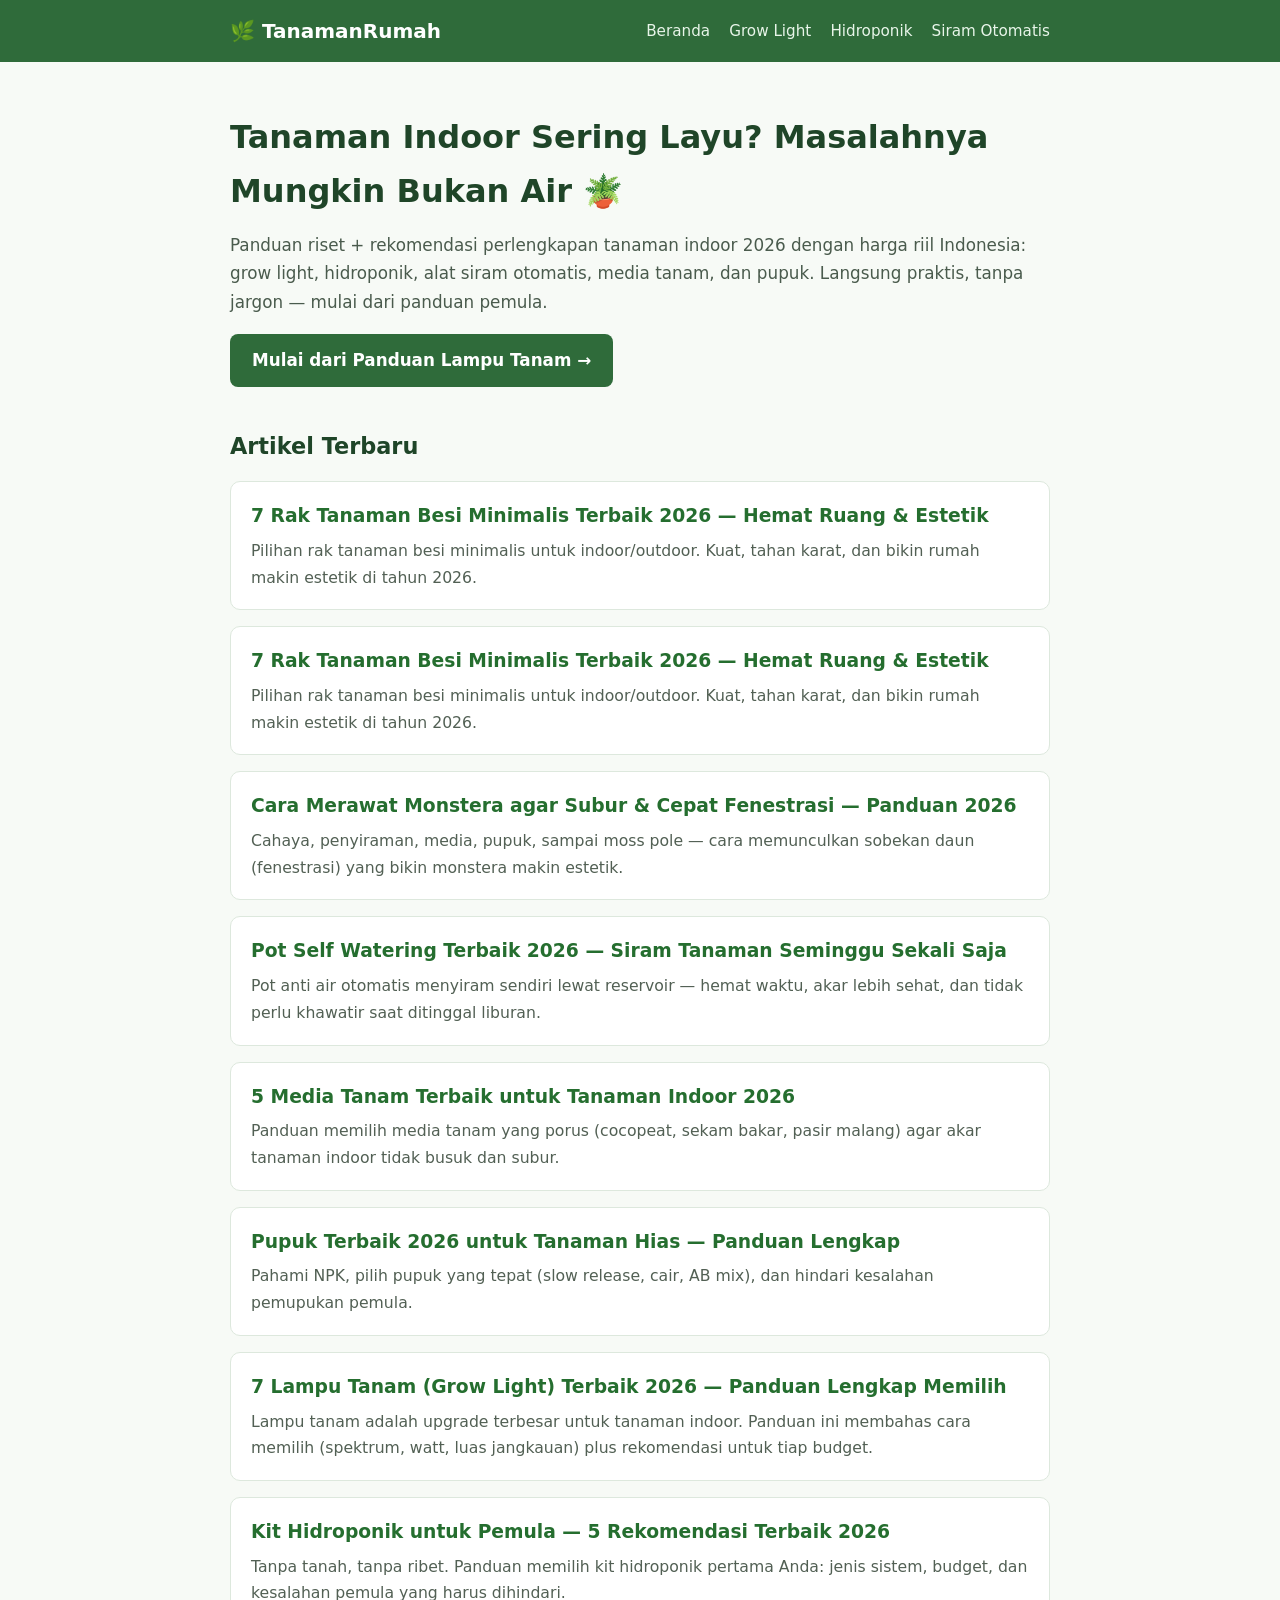
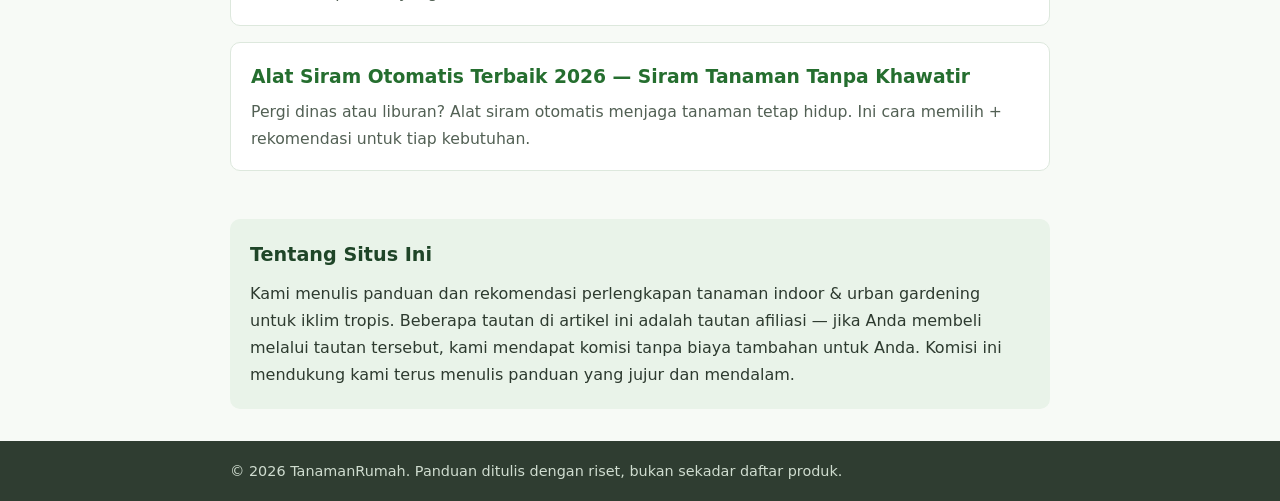
<file: index.html>
<!DOCTYPE html>
<html lang="id">
<head>
<meta charset="UTF-8">
<meta name="viewport" content="width=device-width, initial-scale=1.0">
<title>Tanaman Rumah — Panduan & Rekomendasi Perlengkapan Tanaman Indoor</title>
<meta name="description" content="Tanaman layu? Panduan riset perlengkapan tanaman indoor 2026: grow light, hidroponik, alat siram otomatis, media tanam & pupuk dengan harga riil Indonesia.">
<link rel="stylesheet" href="css/style.css">
</head>
<body>
<header>
  <div class="container header-inner">
    <a href="index.html" class="logo">🌿 TanamanRumah</a>
    <nav>
      <a href="index.html">Beranda</a>
      <a href="artikel/lampu-tanam-terbaik-2026.html">Grow Light</a>
      <a href="artikel/kit-hidroponik-pemula.html">Hidroponik</a>
      <a href="artikel/alat-siram-otomatis.html">Siram Otomatis</a>
    </nav>
  </div>
</header>

<main class="container">
  <section class="hero">
    <h1>Tanaman Indoor Sering Layu? Masalahnya Mungkin Bukan Air 🪴</h1>
    <p>Panduan riset + rekomendasi perlengkapan tanaman indoor 2026 dengan harga riil Indonesia: grow light, hidroponik, alat siram otomatis, media tanam, dan pupuk. Langsung praktis, tanpa jargon — mulai dari panduan pemula.</p>
    <p class="hero-cta"><a class="btn" href="artikel/lampu-tanam-terbaik-2026.html">Mulai dari Panduan Lampu Tanam →</a></p>
  </section>

  <section class="artikel-list">
    <h2>Artikel Terbaru</h2>

    <article class="kartu">
      <h3><a href="artikel/rak-tanaman-besi-minimalis-2026.html">7 Rak Tanaman Besi Minimalis Terbaik 2026 — Hemat Ruang & Estetik</a></h3>
      <p>Pilihan rak tanaman besi minimalis untuk indoor/outdoor. Kuat, tahan karat, dan bikin rumah makin estetik di tahun 2026.</p>
    </article>

    <article class="kartu">
      <h3><a href="artikel/rak-tanaman-besi-minimalis.html">7 Rak Tanaman Besi Minimalis Terbaik 2026 — Hemat Ruang & Estetik</a></h3>
      <p>Pilihan rak tanaman besi minimalis untuk indoor/outdoor. Kuat, tahan karat, dan bikin rumah makin estetik di tahun 2026.</p>
    </article>

    <article class="kartu">
      <h3><a href="artikel/cara-merawat-monstera-2026.html">Cara Merawat Monstera agar Subur & Cepat Fenestrasi — Panduan 2026</a></h3>
      <p>Cahaya, penyiraman, media, pupuk, sampai moss pole — cara memunculkan sobekan daun (fenestrasi) yang bikin monstera makin estetik.</p>
    </article>

    <article class="kartu">
      <h3><a href="artikel/pot-self-watering-terbaik-2026.html">Pot Self Watering Terbaik 2026 — Siram Tanaman Seminggu Sekali Saja</a></h3>
      <p>Pot anti air otomatis menyiram sendiri lewat reservoir — hemat waktu, akar lebih sehat, dan tidak perlu khawatir saat ditinggal liburan.</p>
    </article>

    <article class="kartu">
      <h3><a href="artikel/media-tanam-terbaik-2026.html">5 Media Tanam Terbaik untuk Tanaman Indoor 2026</a></h3>
      <p>Panduan memilih media tanam yang porus (cocopeat, sekam bakar, pasir malang) agar akar tanaman indoor tidak busuk dan subur.</p>
    </article>

    <article class="kartu">
      <h3><a href="artikel/pupuk-tanaman-terbaik-2026.html">Pupuk Terbaik 2026 untuk Tanaman Hias — Panduan Lengkap</a></h3>
      <p>Pahami NPK, pilih pupuk yang tepat (slow release, cair, AB mix), dan hindari kesalahan pemupukan pemula.</p>
    </article>

    <article class="kartu">
      <h3><a href="artikel/lampu-tanam-terbaik-2026.html">7 Lampu Tanam (Grow Light) Terbaik 2026 — Panduan Lengkap Memilih</a></h3>
      <p>Lampu tanam adalah upgrade terbesar untuk tanaman indoor. Panduan ini membahas cara memilih (spektrum, watt, luas jangkauan) plus rekomendasi untuk tiap budget.</p>
    </article>

    <article class="kartu">
      <h3><a href="artikel/kit-hidroponik-pemula.html">Kit Hidroponik untuk Pemula — 5 Rekomendasi Terbaik 2026</a></h3>
      <p>Tanpa tanah, tanpa ribet. Panduan memilih kit hidroponik pertama Anda: jenis sistem, budget, dan kesalahan pemula yang harus dihindari.</p>
    </article>

    <article class="kartu">
      <h3><a href="artikel/alat-siram-otomatis.html">Alat Siram Otomatis Terbaik 2026 — Siram Tanaman Tanpa Khawatir</a></h3>
      <p>Pergi dinas atau liburan? Alat siram otomatis menjaga tanaman tetap hidup. Ini cara memilih + rekomendasi untuk tiap kebutuhan.</p>
    </article>
  </section>

  <section class="tentang">
    <h2>Tentang Situs Ini</h2>
    <p>Kami menulis panduan dan rekomendasi perlengkapan tanaman indoor & urban gardening untuk iklim tropis. Beberapa tautan di artikel ini adalah tautan afiliasi — jika Anda membeli melalui tautan tersebut, kami mendapat komisi tanpa biaya tambahan untuk Anda. Komisi ini mendukung kami terus menulis panduan yang jujur dan mendalam.</p>
  </section>
</main>

<footer>
  <div class="container">
    <p>© 2026 TanamanRumah. Panduan ditulis dengan riset, bukan sekadar daftar produk.</p>
  </div>
</footer>
</body>
</html>
</file>
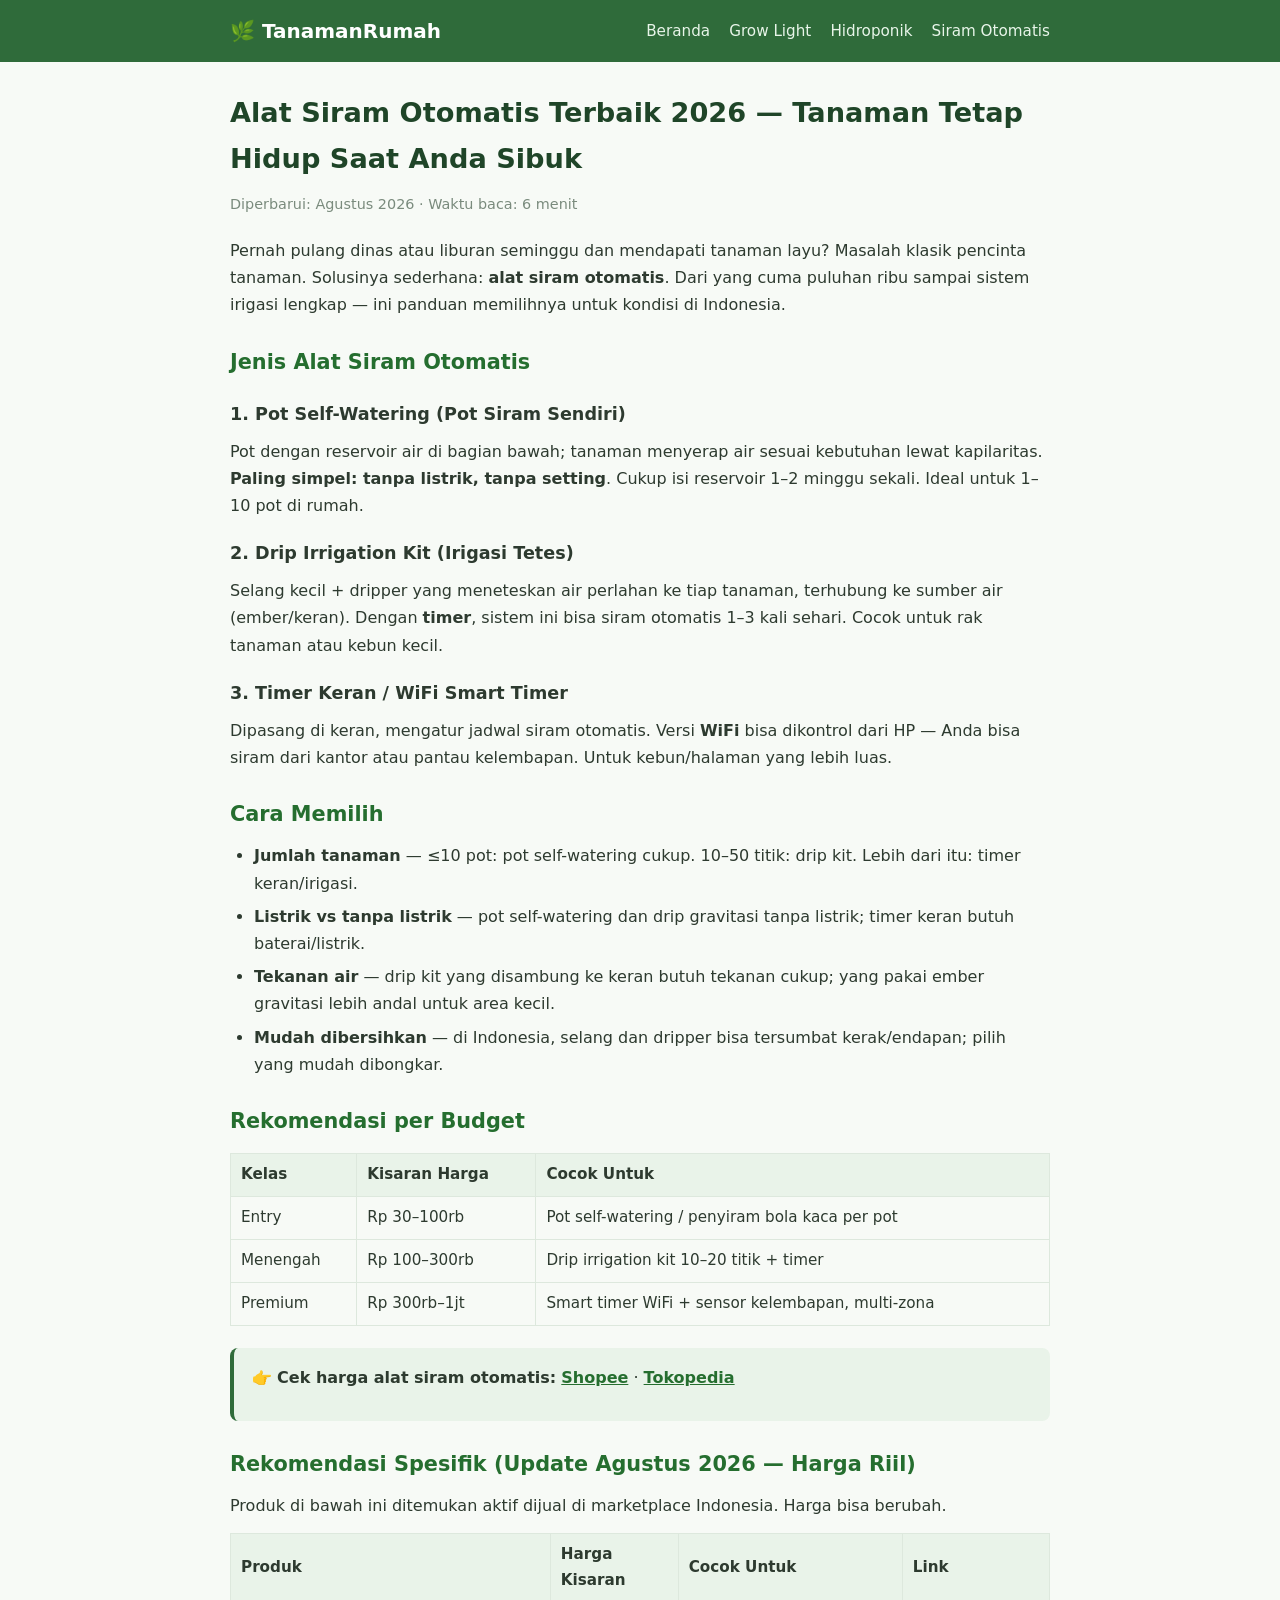
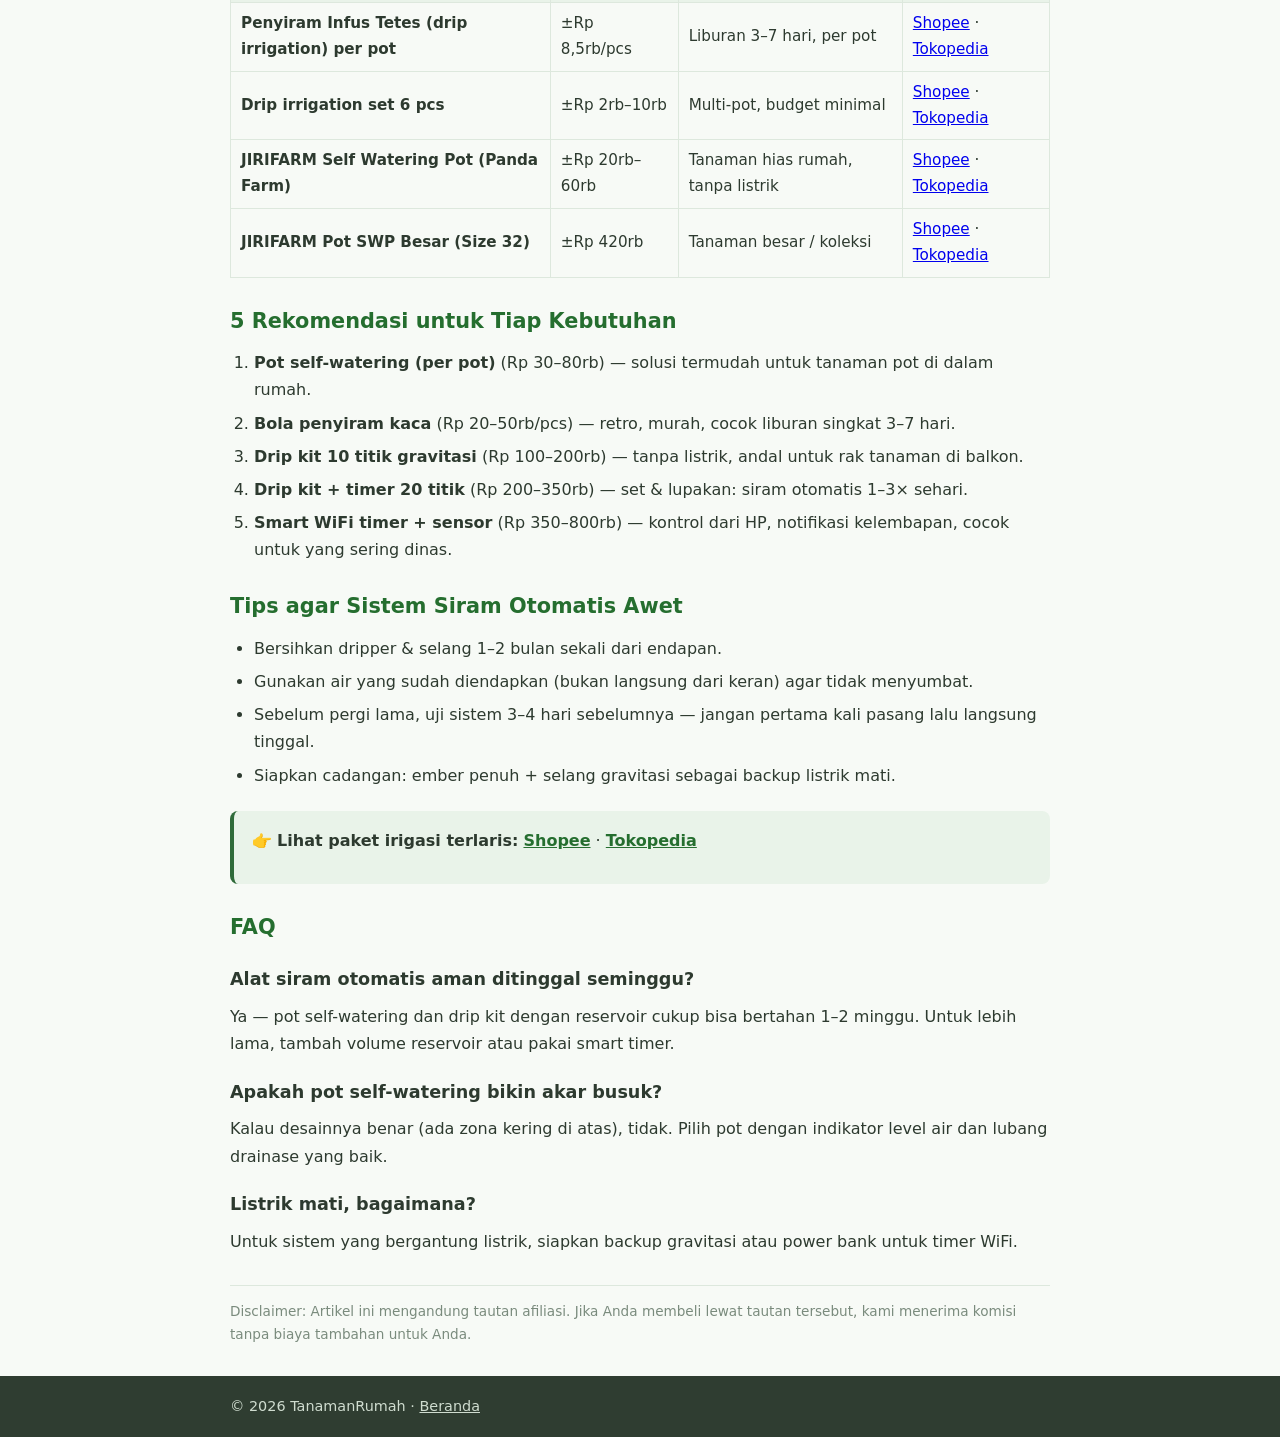
<file: artikel/alat-siram-otomatis.html>
<!DOCTYPE html>
<html lang="id">
<head>
<meta charset="UTF-8">
<meta name="viewport" content="width=device-width, initial-scale=1.0">
<title>Alat Siram Otomatis Terbaik 2026 — Tanaman Tetap Hidup Saat Anda Sibuk</title>
<meta name="description" content="Rekomendasi alat siram otomatis untuk tanaman 2026: timer irigasi, drip irrigation, dan pot self-watering. Cara memilih sesuai kebutuhan di Indonesia.">
<link rel="stylesheet" href="../css/style.css">
</head>
<body>
<header>
  <div class="container header-inner">
    <a href="../index.html" class="logo">🌿 TanamanRumah</a>
    <nav>
      <a href="../index.html">Beranda</a>
      <a href="lampu-tanam-terbaik-2026.html">Grow Light</a>
      <a href="kit-hidroponik-pemula.html">Hidroponik</a>
      <a href="alat-siram-otomatis.html">Siram Otomatis</a>
    </nav>
  </div>
</header>

<main class="container">
<article class="post">
<h1>Alat Siram Otomatis Terbaik 2026 — Tanaman Tetap Hidup Saat Anda Sibuk</h1>
<p class="meta">Diperbarui: Agustus 2026 · Waktu baca: 6 menit</p>

<p>Pernah pulang dinas atau liburan seminggu dan mendapati tanaman layu? Masalah klasik pencinta tanaman. Solusinya sederhana: <strong>alat siram otomatis</strong>. Dari yang cuma puluhan ribu sampai sistem irigasi lengkap — ini panduan memilihnya untuk kondisi di Indonesia.</p>

<h2>Jenis Alat Siram Otomatis</h2>

<h3>1. Pot Self-Watering (Pot Siram Sendiri)</h3>
<p>Pot dengan reservoir air di bagian bawah; tanaman menyerap air sesuai kebutuhan lewat kapilaritas. <strong>Paling simpel: tanpa listrik, tanpa setting</strong>. Cukup isi reservoir 1–2 minggu sekali. Ideal untuk 1–10 pot di rumah.</p>

<h3>2. Drip Irrigation Kit (Irigasi Tetes)</h3>
<p>Selang kecil + dripper yang meneteskan air perlahan ke tiap tanaman, terhubung ke sumber air (ember/keran). Dengan <strong>timer</strong>, sistem ini bisa siram otomatis 1–3 kali sehari. Cocok untuk rak tanaman atau kebun kecil.</p>

<h3>3. Timer Keran / WiFi Smart Timer</h3>
<p>Dipasang di keran, mengatur jadwal siram otomatis. Versi <strong>WiFi</strong> bisa dikontrol dari HP — Anda bisa siram dari kantor atau pantau kelembapan. Untuk kebun/halaman yang lebih luas.</p>

<h2>Cara Memilih</h2>
<ul>
  <li><strong>Jumlah tanaman</strong> — ≤10 pot: pot self-watering cukup. 10–50 titik: drip kit. Lebih dari itu: timer keran/irigasi.</li>
  <li><strong>Listrik vs tanpa listrik</strong> — pot self-watering dan drip gravitasi tanpa listrik; timer keran butuh baterai/listrik.</li>
  <li><strong>Tekanan air</strong> — drip kit yang disambung ke keran butuh tekanan cukup; yang pakai ember gravitasi lebih andal untuk area kecil.</li>
  <li><strong>Mudah dibersihkan</strong> — di Indonesia, selang dan dripper bisa tersumbat kerak/endapan; pilih yang mudah dibongkar.</li>
</ul>

<h2>Rekomendasi per Budget</h2>

<table>
  <tr><th>Kelas</th><th>Kisaran Harga</th><th>Cocok Untuk</th></tr>
  <tr><td>Entry</td><td>Rp 30–100rb</td><td>Pot self-watering / penyiram bola kaca per pot</td></tr>
  <tr><td>Menengah</td><td>Rp 100–300rb</td><td>Drip irrigation kit 10–20 titik + timer</td></tr>
  <tr><td>Premium</td><td>Rp 300rb–1jt</td><td>Smart timer WiFi + sensor kelembapan, multi-zona</td></tr>
</table>

<div class="cta">
  <p>👉 <strong>Cek harga alat siram otomatis:</strong>
  <a href="https://s.shopee.co.id/3LPi4Z1WM6" rel="nofollow sponsored">Shopee</a> ·
  <a href="https://tokopedia.link/AFFILIATE-TOKOPEDIA-SIRAM-1" rel="nofollow sponsored">Tokopedia</a></p>
</div>

<h2>Rekomendasi Spesifik (Update Agustus 2026 — Harga Riil)</h2>
<p>Produk di bawah ini ditemukan aktif dijual di marketplace Indonesia. Harga bisa berubah.</p>

<table>
  <tr><th>Produk</th><th>Harga Kisaran</th><th>Cocok Untuk</th><th>Link</th></tr>
  <tr><td><strong>Penyiram Infus Tetes (drip irrigation) per pot</strong></td><td>±Rp 8,5rb/pcs</td><td>Liburan 3–7 hari, per pot</td><td><a href="https://s.shopee.co.id/3LPi4Z1WM6" rel="nofollow sponsored">Shopee</a> · <a href="https://tokopedia.link/AFFILIATE-TOKOPEDIA-SIRAM-1" rel="nofollow sponsored">Tokopedia</a></td></tr>
  <tr><td><strong>Drip irrigation set 6 pcs</strong></td><td>±Rp 2rb–10rb</td><td>Multi-pot, budget minimal</td><td><a href="https://s.shopee.co.id/AFFILIATE-SHOPEE-SIRAM-2" rel="nofollow sponsored">Shopee</a> · <a href="https://tokopedia.link/AFFILIATE-TOKOPEDIA-SIRAM-2" rel="nofollow sponsored">Tokopedia</a></td></tr>
  <tr><td><strong>JIRIFARM Self Watering Pot (Panda Farm)</strong></td><td>±Rp 20rb–60rb</td><td>Tanaman hias rumah, tanpa listrik</td><td><a href="https://s.shopee.co.id/8KoO1vhY6X" rel="nofollow sponsored">Shopee</a> · <a href="https://tokopedia.link/AFFILIATE-TOKOPEDIA-SIRAM-3" rel="nofollow sponsored">Tokopedia</a></td></tr>
  <tr><td><strong>JIRIFARM Pot SWP Besar (Size 32)</strong></td><td>±Rp 420rb</td><td>Tanaman besar / koleksi</td><td><a href="https://s.shopee.co.id/AFFILIATE-SHOPEE-SIRAM-4" rel="nofollow sponsored">Shopee</a> · <a href="https://tokopedia.link/AFFILIATE-TOKOPEDIA-SIRAM-4" rel="nofollow sponsored">Tokopedia</a></td></tr>
</table>

<h2>5 Rekomendasi untuk Tiap Kebutuhan</h2>
<ol>
  <li><strong>Pot self-watering (per pot)</strong> (Rp 30–80rb) — solusi termudah untuk tanaman pot di dalam rumah.</li>
  <li><strong>Bola penyiram kaca</strong> (Rp 20–50rb/pcs) — retro, murah, cocok liburan singkat 3–7 hari.</li>
  <li><strong>Drip kit 10 titik gravitasi</strong> (Rp 100–200rb) — tanpa listrik, andal untuk rak tanaman di balkon.</li>
  <li><strong>Drip kit + timer 20 titik</strong> (Rp 200–350rb) — set & lupakan: siram otomatis 1–3× sehari.</li>
  <li><strong>Smart WiFi timer + sensor</strong> (Rp 350–800rb) — kontrol dari HP, notifikasi kelembapan, cocok untuk yang sering dinas.</li>
</ol>

<h2>Tips agar Sistem Siram Otomatis Awet</h2>
<ul>
  <li>Bersihkan dripper & selang 1–2 bulan sekali dari endapan.</li>
  <li>Gunakan air yang sudah diendapkan (bukan langsung dari keran) agar tidak menyumbat.</li>
  <li>Sebelum pergi lama, uji sistem 3–4 hari sebelumnya — jangan pertama kali pasang lalu langsung tinggal.</li>
  <li>Siapkan cadangan: ember penuh + selang gravitasi sebagai backup listrik mati.</li>
</ul>

<div class="cta">
  <p>👉 <strong>Lihat paket irigasi terlaris:</strong>
  <a href="https://s.shopee.co.id/AFFILIATE-SHOPEE-SIRAM-2" rel="nofollow sponsored">Shopee</a> ·
  <a href="https://tokopedia.link/AFFILIATE-TOKOPEDIA-SIRAM-2" rel="nofollow sponsored">Tokopedia</a></p>
</div>

<h2>FAQ</h2>
<h3>Alat siram otomatis aman ditinggal seminggu?</h3>
<p>Ya — pot self-watering dan drip kit dengan reservoir cukup bisa bertahan 1–2 minggu. Untuk lebih lama, tambah volume reservoir atau pakai smart timer.</p>
<h3>Apakah pot self-watering bikin akar busuk?</h3>
<p>Kalau desainnya benar (ada zona kering di atas), tidak. Pilih pot dengan indikator level air dan lubang drainase yang baik.</p>
<h3>Listrik mati, bagaimana?</h3>
<p>Untuk sistem yang bergantung listrik, siapkan backup gravitasi atau power bank untuk timer WiFi.</p>

<p class="afiliasi-disclaimer">Disclaimer: Artikel ini mengandung tautan afiliasi. Jika Anda membeli lewat tautan tersebut, kami menerima komisi tanpa biaya tambahan untuk Anda.</p>
</article>
</main>

<footer>
  <div class="container">
    <p>© 2026 TanamanRumah · <a href="../index.html" style="color:#cfdccf">Beranda</a></p>
  </div>
</footer>
</body>
</html>
</file>
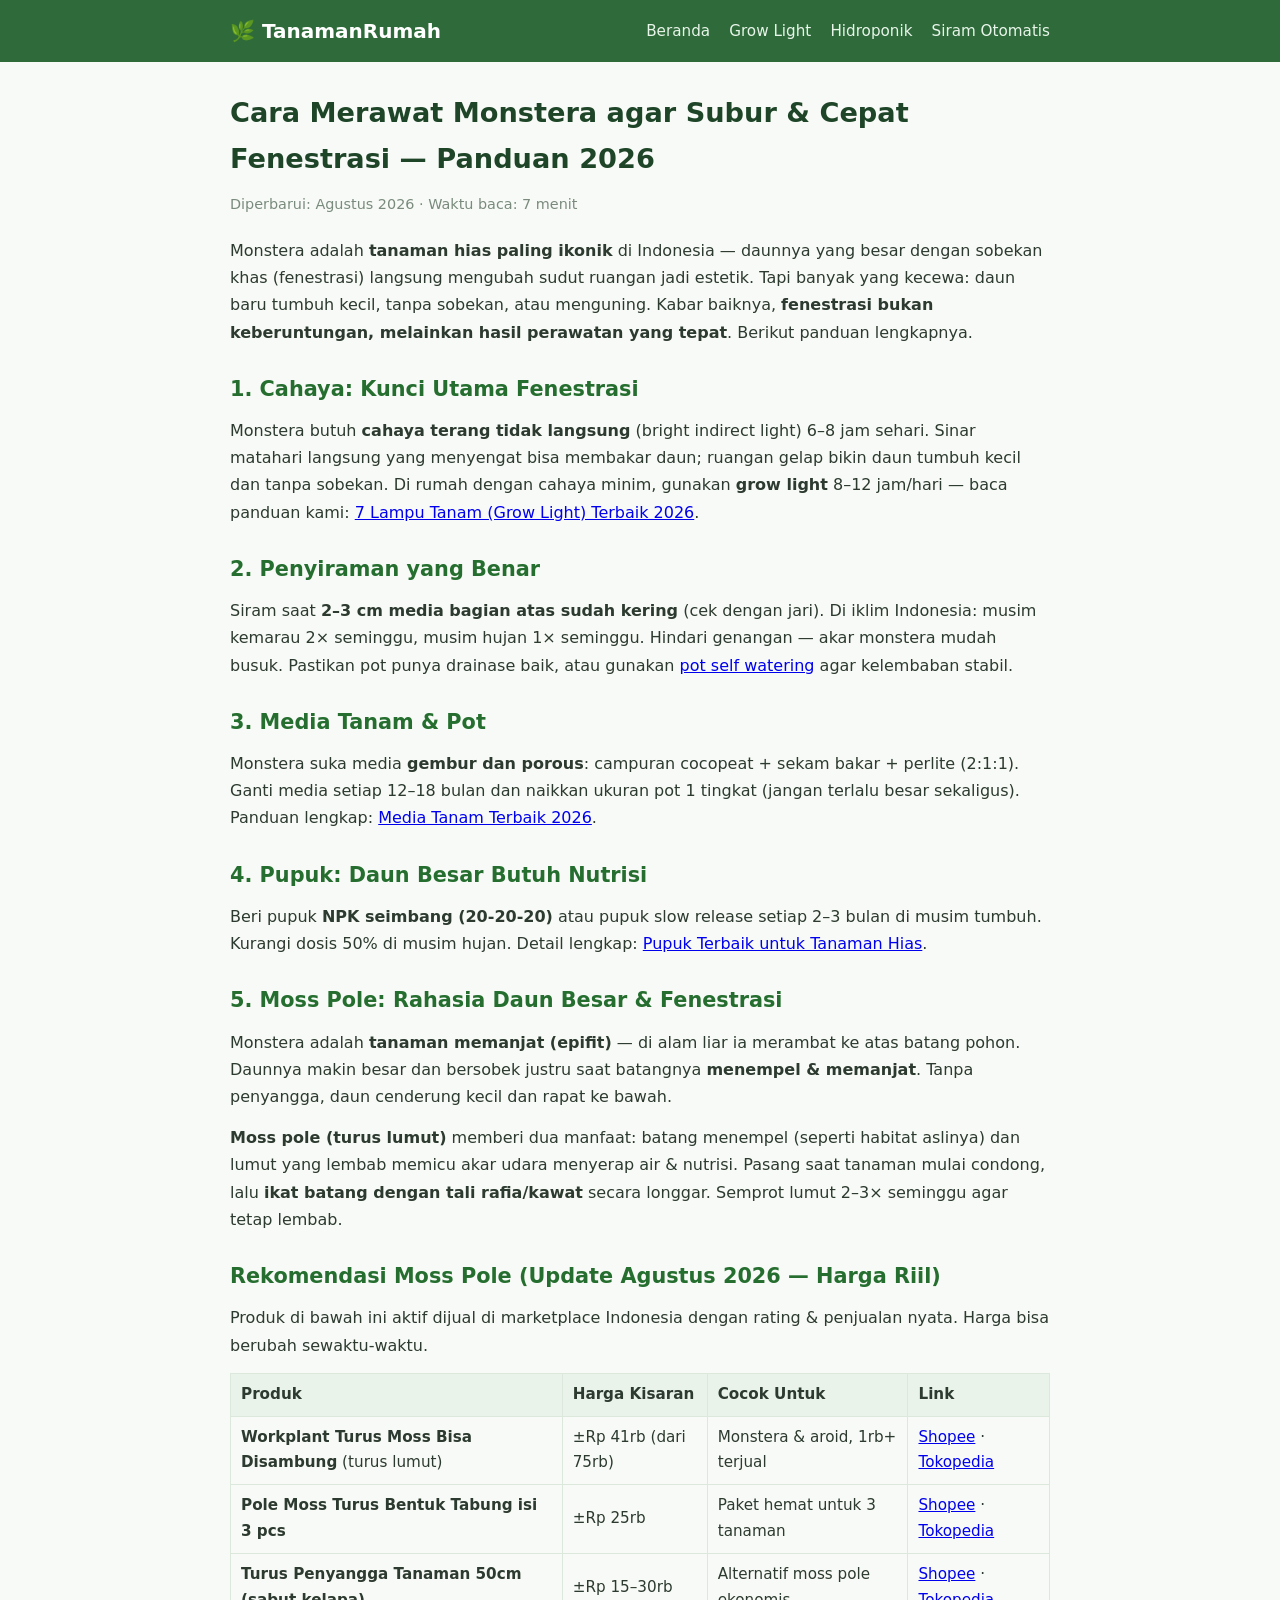
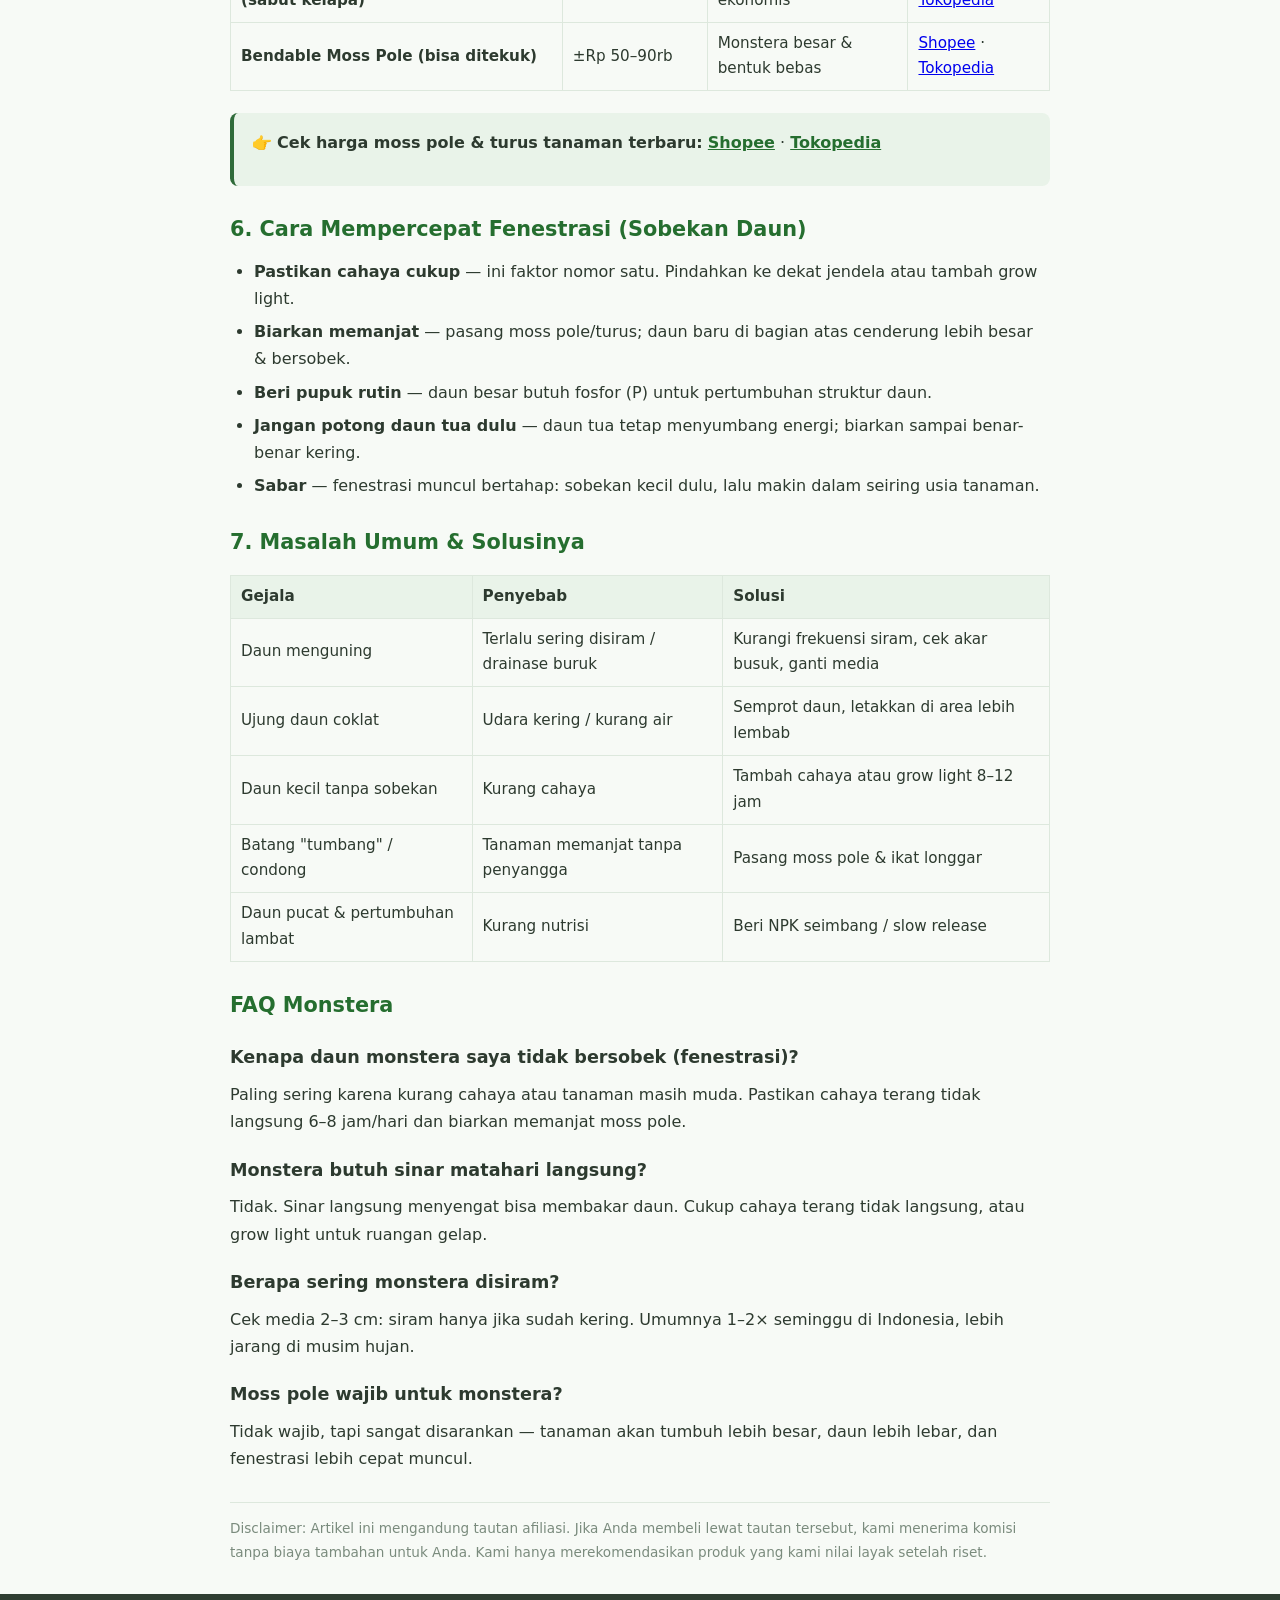
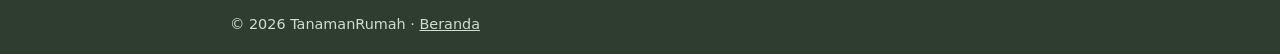
<file: artikel/cara-merawat-monstera-2026.html>
<!DOCTYPE html>
<html lang="id">
<head>
<meta charset="UTF-8">
<meta name="viewport" content="width=device-width, initial-scale=1.0">
<title>Cara Merawat Monstera agar Subur & Cepat Fenestrasi — Panduan 2026</title>
<meta name="description" content="Panduan lengkap merawat monstera di rumah: cahaya, penyiraman, media tanam, pupuk, moss pole, dan cara memunculkan fenestrasi (sobekan daun) lebih cepat.">
<link rel="stylesheet" href="../css/style.css">
</head>
<body>
<header>
  <div class="container header-inner">
    <a href="../index.html" class="logo">🌿 TanamanRumah</a>
    <nav>
      <a href="../index.html">Beranda</a>
      <a href="lampu-tanam-terbaik-2026.html">Grow Light</a>
      <a href="kit-hidroponik-pemula.html">Hidroponik</a>
      <a href="alat-siram-otomatis.html">Siram Otomatis</a>
    </nav>
  </div>
</header>

<main class="container">
<article class="post">
<h1>Cara Merawat Monstera agar Subur & Cepat Fenestrasi — Panduan 2026</h1>
<p class="meta">Diperbarui: Agustus 2026 · Waktu baca: 7 menit</p>

<p>Monstera adalah <strong>tanaman hias paling ikonik</strong> di Indonesia — daunnya yang besar dengan sobekan khas (fenestrasi) langsung mengubah sudut ruangan jadi estetik. Tapi banyak yang kecewa: daun baru tumbuh kecil, tanpa sobekan, atau menguning. Kabar baiknya, <strong>fenestrasi bukan keberuntungan, melainkan hasil perawatan yang tepat</strong>. Berikut panduan lengkapnya.</p>

<h2>1. Cahaya: Kunci Utama Fenestrasi</h2>
<p>Monstera butuh <strong>cahaya terang tidak langsung</strong> (bright indirect light) 6–8 jam sehari. Sinar matahari langsung yang menyengat bisa membakar daun; ruangan gelap bikin daun tumbuh kecil dan tanpa sobekan. Di rumah dengan cahaya minim, gunakan <strong>grow light</strong> 8–12 jam/hari — baca panduan kami: <a href="lampu-tanam-terbaik-2026.html">7 Lampu Tanam (Grow Light) Terbaik 2026</a>.</p>

<h2>2. Penyiraman yang Benar</h2>
<p>Siram saat <strong>2–3 cm media bagian atas sudah kering</strong> (cek dengan jari). Di iklim Indonesia: musim kemarau 2× seminggu, musim hujan 1× seminggu. Hindari genangan — akar monstera mudah busuk. Pastikan pot punya drainase baik, atau gunakan <a href="pot-self-watering-terbaik-2026.html">pot self watering</a> agar kelembaban stabil.</p>

<h2>3. Media Tanam & Pot</h2>
<p>Monstera suka media <strong>gembur dan porous</strong>: campuran cocopeat + sekam bakar + perlite (2:1:1). Ganti media setiap 12–18 bulan dan naikkan ukuran pot 1 tingkat (jangan terlalu besar sekaligus). Panduan lengkap: <a href="media-tanam-terbaik-2026.html">Media Tanam Terbaik 2026</a>.</p>

<h2>4. Pupuk: Daun Besar Butuh Nutrisi</h2>
<p>Beri pupuk <strong>NPK seimbang (20-20-20)</strong> atau pupuk slow release setiap 2–3 bulan di musim tumbuh. Kurangi dosis 50% di musim hujan. Detail lengkap: <a href="pupuk-tanaman-terbaik-2026.html">Pupuk Terbaik untuk Tanaman Hias</a>.</p>

<h2>5. Moss Pole: Rahasia Daun Besar & Fenestrasi</h2>
<p>Monstera adalah <strong>tanaman memanjat (epifit)</strong> — di alam liar ia merambat ke atas batang pohon. Daunnya makin besar dan bersobek justru saat batangnya <strong>menempel & memanjat</strong>. Tanpa penyangga, daun cenderung kecil dan rapat ke bawah.</p>
<p><strong>Moss pole (turus lumut)</strong> memberi dua manfaat: batang menempel (seperti habitat aslinya) dan lumut yang lembab memicu akar udara menyerap air & nutrisi. Pasang saat tanaman mulai condong, lalu <strong>ikat batang dengan tali rafia/kawat</strong> secara longgar. Semprot lumut 2–3× seminggu agar tetap lembab.</p>

<h2>Rekomendasi Moss Pole (Update Agustus 2026 — Harga Riil)</h2>
<p>Produk di bawah ini aktif dijual di marketplace Indonesia dengan rating & penjualan nyata. Harga bisa berubah sewaktu-waktu.</p>

<table>
  <tr><th>Produk</th><th>Harga Kisaran</th><th>Cocok Untuk</th><th>Link</th></tr>
  <tr><td><strong>Workplant Turus Moss Bisa Disambung</strong> (turus lumut)</td><td>±Rp 41rb (dari 75rb)</td><td>Monstera & aroid, 1rb+ terjual</td><td><a href="https://s.shopee.co.id/AFFILIATE-SHOPEE-XXX" rel="nofollow sponsored">Shopee</a> · <a href="https://tokopedia.link/AFFILIATE-TOKOPEDIA-MOSS-1" rel="nofollow sponsored">Tokopedia</a></td></tr>
  <tr><td><strong>Pole Moss Turus Bentuk Tabung isi 3 pcs</strong></td><td>±Rp 25rb</td><td>Paket hemat untuk 3 tanaman</td><td><a href="https://s.shopee.co.id/AFFILIATE-SHOPEE-XXX" rel="nofollow sponsored">Shopee</a> · <a href="https://tokopedia.link/AFFILIATE-TOKOPEDIA-MOSS-2" rel="nofollow sponsored">Tokopedia</a></td></tr>
  <tr><td><strong>Turus Penyangga Tanaman 50cm (sabut kelapa)</strong></td><td>±Rp 15–30rb</td><td>Alternatif moss pole ekonomis</td><td><a href="https://s.shopee.co.id/AFFILIATE-SHOPEE-XXX" rel="nofollow sponsored">Shopee</a> · <a href="https://tokopedia.link/AFFILIATE-TOKOPEDIA-MOSS-3" rel="nofollow sponsored">Tokopedia</a></td></tr>
  <tr><td><strong>Bendable Moss Pole (bisa ditekuk)</strong></td><td>±Rp 50–90rb</td><td>Monstera besar & bentuk bebas</td><td><a href="https://s.shopee.co.id/AFFILIATE-SHOPEE-XXX" rel="nofollow sponsored">Shopee</a> · <a href="https://tokopedia.link/AFFILIATE-TOKOPEDIA-MOSS-4" rel="nofollow sponsored">Tokopedia</a></td></tr>
</table>

<div class="cta">
  <p>👉 <strong>Cek harga moss pole & turus tanaman terbaru:</strong>
  <a href="https://s.shopee.co.id/AFFILIATE-SHOPEE-XXX" rel="nofollow sponsored">Shopee</a> ·
  <a href="https://tokopedia.link/AFFILIATE-TOKOPEDIA-MOSS-1" rel="nofollow sponsored">Tokopedia</a></p>
</div>

<h2>6. Cara Mempercepat Fenestrasi (Sobekan Daun)</h2>
<ul>
  <li><strong>Pastikan cahaya cukup</strong> — ini faktor nomor satu. Pindahkan ke dekat jendela atau tambah grow light.</li>
  <li><strong>Biarkan memanjat</strong> — pasang moss pole/turus; daun baru di bagian atas cenderung lebih besar & bersobek.</li>
  <li><strong>Beri pupuk rutin</strong> — daun besar butuh fosfor (P) untuk pertumbuhan struktur daun.</li>
  <li><strong>Jangan potong daun tua dulu</strong> — daun tua tetap menyumbang energi; biarkan sampai benar-benar kering.</li>
  <li><strong>Sabar</strong> — fenestrasi muncul bertahap: sobekan kecil dulu, lalu makin dalam seiring usia tanaman.</li>
</ul>

<h2>7. Masalah Umum & Solusinya</h2>
<table>
  <tr><th>Gejala</th><th>Penyebab</th><th>Solusi</th></tr>
  <tr><td>Daun menguning</td><td>Terlalu sering disiram / drainase buruk</td><td>Kurangi frekuensi siram, cek akar busuk, ganti media</td></tr>
  <tr><td>Ujung daun coklat</td><td>Udara kering / kurang air</td><td>Semprot daun, letakkan di area lebih lembab</td></tr>
  <tr><td>Daun kecil tanpa sobekan</td><td>Kurang cahaya</td><td>Tambah cahaya atau grow light 8–12 jam</td></tr>
  <tr><td>Batang "tumbang" / condong</td><td>Tanaman memanjat tanpa penyangga</td><td>Pasang moss pole & ikat longgar</td></tr>
  <tr><td>Daun pucat & pertumbuhan lambat</td><td>Kurang nutrisi</td><td>Beri NPK seimbang / slow release</td></tr>
</table>

<h2>FAQ Monstera</h2>
<h3>Kenapa daun monstera saya tidak bersobek (fenestrasi)?</h3>
<p>Paling sering karena kurang cahaya atau tanaman masih muda. Pastikan cahaya terang tidak langsung 6–8 jam/hari dan biarkan memanjat moss pole.</p>
<h3>Monstera butuh sinar matahari langsung?</h3>
<p>Tidak. Sinar langsung menyengat bisa membakar daun. Cukup cahaya terang tidak langsung, atau grow light untuk ruangan gelap.</p>
<h3>Berapa sering monstera disiram?</h3>
<p>Cek media 2–3 cm: siram hanya jika sudah kering. Umumnya 1–2× seminggu di Indonesia, lebih jarang di musim hujan.</p>
<h3>Moss pole wajib untuk monstera?</h3>
<p>Tidak wajib, tapi sangat disarankan — tanaman akan tumbuh lebih besar, daun lebih lebar, dan fenestrasi lebih cepat muncul.</p>

<p class="afiliasi-disclaimer">Disclaimer: Artikel ini mengandung tautan afiliasi. Jika Anda membeli lewat tautan tersebut, kami menerima komisi tanpa biaya tambahan untuk Anda. Kami hanya merekomendasikan produk yang kami nilai layak setelah riset.</p>
</article>
</main>

<footer>
  <div class="container">
    <p>© 2026 TanamanRumah · <a href="../index.html" style="color:#cfdccf">Beranda</a></p>
  </div>
</footer>
</body>
</html>
</file>
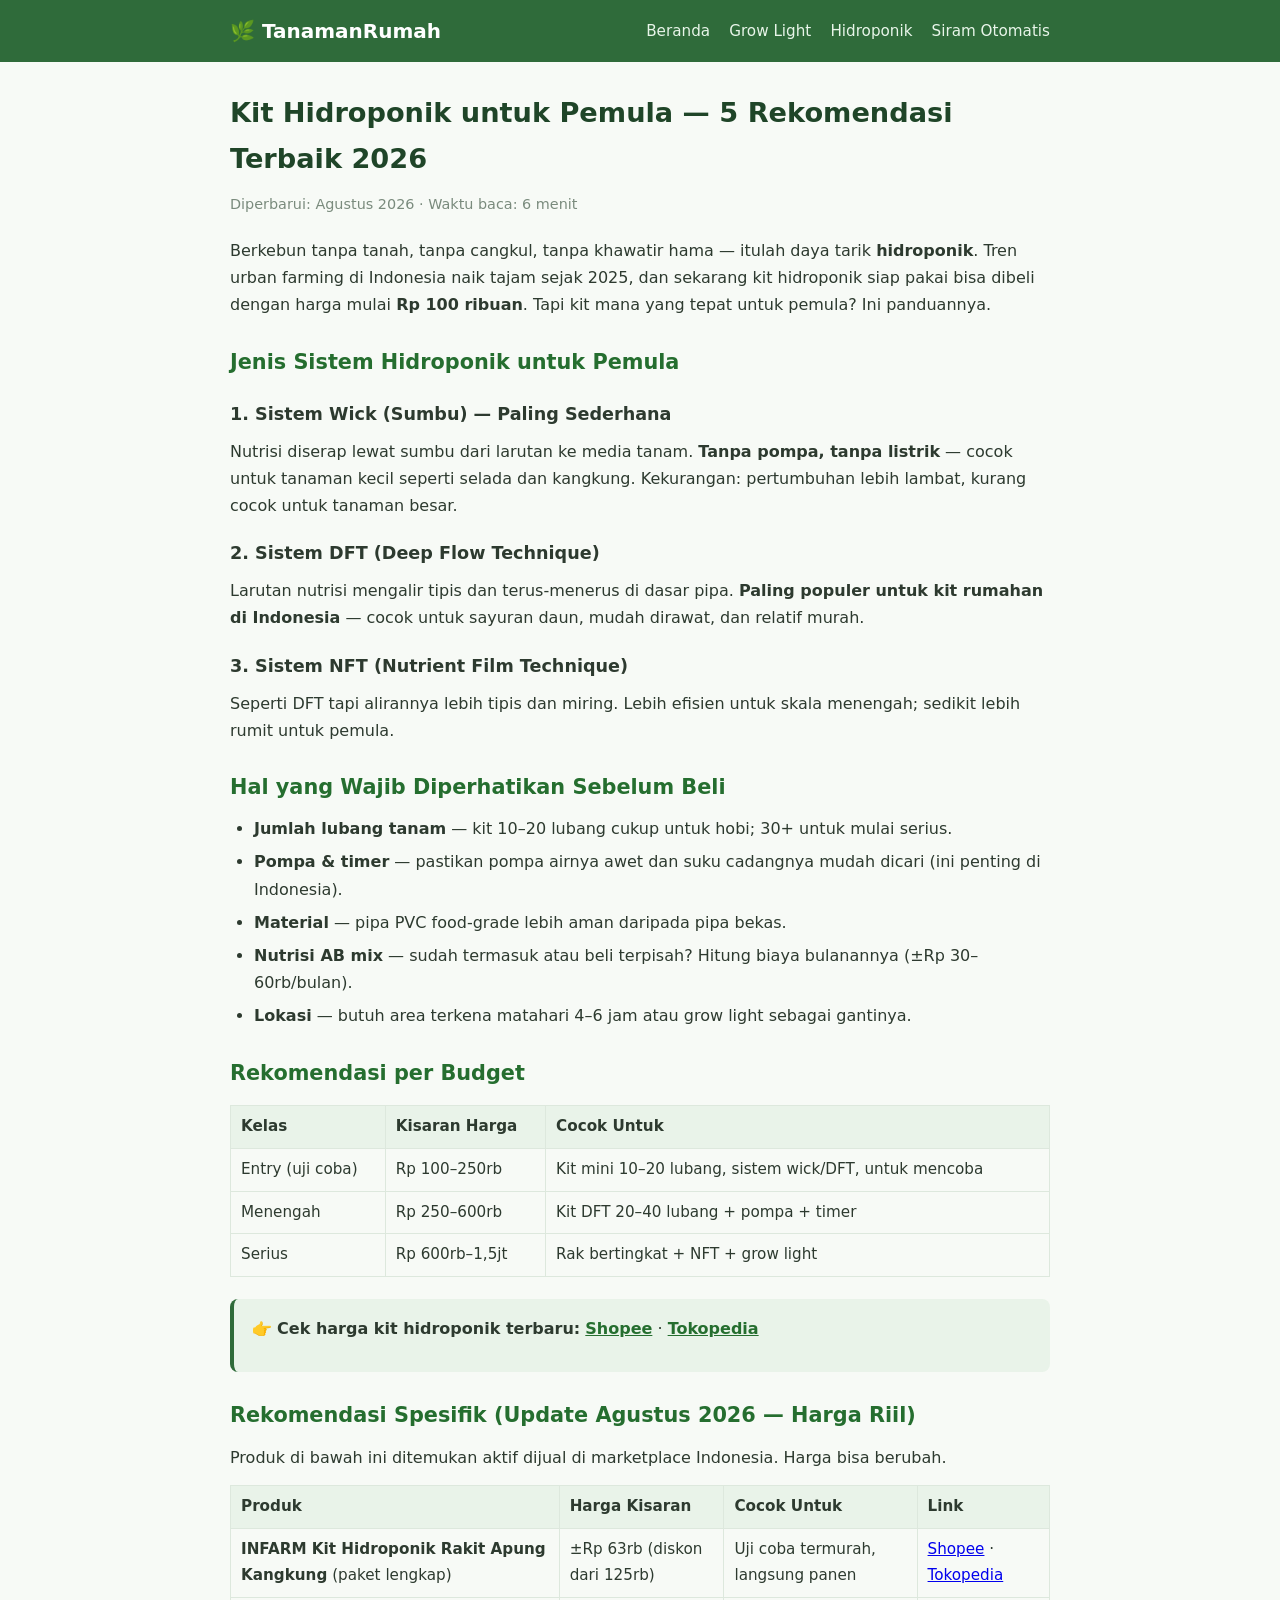
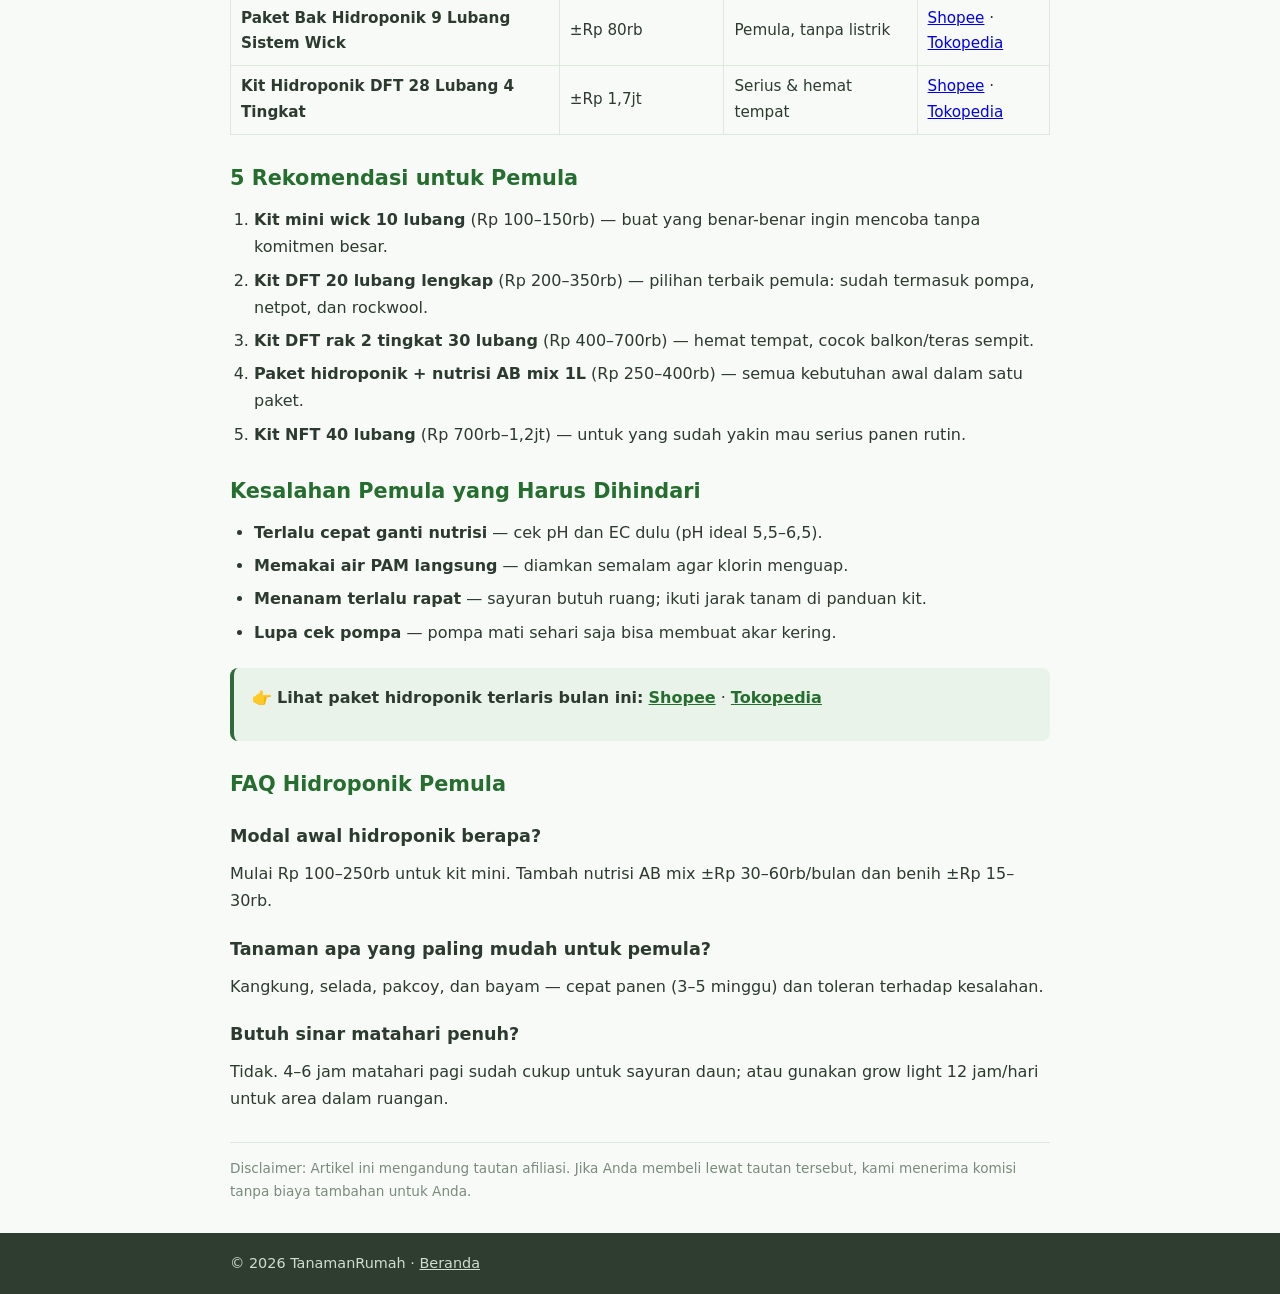
<file: artikel/kit-hidroponik-pemula.html>
<!DOCTYPE html>
<html lang="id">
<head>
<meta charset="UTF-8">
<meta name="viewport" content="width=device-width, initial-scale=1.0">
<title>Kit Hidroponik untuk Pemula — 5 Rekomendasi Terbaik 2026</title>
<meta name="description" content="Panduan memilih kit hidroponik pertama untuk pemula di Indonesia: jenis sistem (wick, DFT, NFT), budget, dan kesalahan yang harus dihindari.">
<link rel="stylesheet" href="../css/style.css">
</head>
<body>
<header>
  <div class="container header-inner">
    <a href="../index.html" class="logo">🌿 TanamanRumah</a>
    <nav>
      <a href="../index.html">Beranda</a>
      <a href="lampu-tanam-terbaik-2026.html">Grow Light</a>
      <a href="kit-hidroponik-pemula.html">Hidroponik</a>
      <a href="alat-siram-otomatis.html">Siram Otomatis</a>
    </nav>
  </div>
</header>

<main class="container">
<article class="post">
<h1>Kit Hidroponik untuk Pemula — 5 Rekomendasi Terbaik 2026</h1>
<p class="meta">Diperbarui: Agustus 2026 · Waktu baca: 6 menit</p>

<p>Berkebun tanpa tanah, tanpa cangkul, tanpa khawatir hama — itulah daya tarik <strong>hidroponik</strong>. Tren urban farming di Indonesia naik tajam sejak 2025, dan sekarang kit hidroponik siap pakai bisa dibeli dengan harga mulai <strong>Rp 100 ribuan</strong>. Tapi kit mana yang tepat untuk pemula? Ini panduannya.</p>

<h2>Jenis Sistem Hidroponik untuk Pemula</h2>

<h3>1. Sistem Wick (Sumbu) — Paling Sederhana</h3>
<p>Nutrisi diserap lewat sumbu dari larutan ke media tanam. <strong>Tanpa pompa, tanpa listrik</strong> — cocok untuk tanaman kecil seperti selada dan kangkung. Kekurangan: pertumbuhan lebih lambat, kurang cocok untuk tanaman besar.</p>

<h3>2. Sistem DFT (Deep Flow Technique)</h3>
<p>Larutan nutrisi mengalir tipis dan terus-menerus di dasar pipa. <strong>Paling populer untuk kit rumahan di Indonesia</strong> — cocok untuk sayuran daun, mudah dirawat, dan relatif murah.</p>

<h3>3. Sistem NFT (Nutrient Film Technique)</h3>
<p>Seperti DFT tapi alirannya lebih tipis dan miring. Lebih efisien untuk skala menengah; sedikit lebih rumit untuk pemula.</p>

<h2>Hal yang Wajib Diperhatikan Sebelum Beli</h2>
<ul>
  <li><strong>Jumlah lubang tanam</strong> — kit 10–20 lubang cukup untuk hobi; 30+ untuk mulai serius.</li>
  <li><strong>Pompa & timer</strong> — pastikan pompa airnya awet dan suku cadangnya mudah dicari (ini penting di Indonesia).</li>
  <li><strong>Material</strong> — pipa PVC food-grade lebih aman daripada pipa bekas.</li>
  <li><strong>Nutrisi AB mix</strong> — sudah termasuk atau beli terpisah? Hitung biaya bulanannya (±Rp 30–60rb/bulan).</li>
  <li><strong>Lokasi</strong> — butuh area terkena matahari 4–6 jam atau grow light sebagai gantinya.</li>
</ul>

<h2>Rekomendasi per Budget</h2>

<table>
  <tr><th>Kelas</th><th>Kisaran Harga</th><th>Cocok Untuk</th></tr>
  <tr><td>Entry (uji coba)</td><td>Rp 100–250rb</td><td>Kit mini 10–20 lubang, sistem wick/DFT, untuk mencoba</td></tr>
  <tr><td>Menengah</td><td>Rp 250–600rb</td><td>Kit DFT 20–40 lubang + pompa + timer</td></tr>
  <tr><td>Serius</td><td>Rp 600rb–1,5jt</td><td>Rak bertingkat + NFT + grow light</td></tr>
</table>

<div class="cta">
  <p>👉 <strong>Cek harga kit hidroponik terbaru:</strong>
  <a href="https://s.shopee.co.id/30mrfUn5EJ" rel="nofollow sponsored">Shopee</a> ·
  <a href="https://tokopedia.link/AFFILIATE-TOKOPEDIA-HIDRO-1" rel="nofollow sponsored">Tokopedia</a></p>
</div>

<h2>Rekomendasi Spesifik (Update Agustus 2026 — Harga Riil)</h2>
<p>Produk di bawah ini ditemukan aktif dijual di marketplace Indonesia. Harga bisa berubah.</p>

<table>
  <tr><th>Produk</th><th>Harga Kisaran</th><th>Cocok Untuk</th><th>Link</th></tr>
  <tr><td><strong>INFARM Kit Hidroponik Rakit Apung Kangkung</strong> (paket lengkap)</td><td>±Rp 63rb (diskon dari 125rb)</td><td>Uji coba termurah, langsung panen</td><td><a href="https://s.shopee.co.id/30mrfUn5EJ" rel="nofollow sponsored">Shopee</a> · <a href="https://tokopedia.link/AFFILIATE-TOKOPEDIA-HIDRO-1" rel="nofollow sponsored">Tokopedia</a></td></tr>
  <tr><td><strong>Paket Bak Hidroponik 9 Lubang Sistem Wick</strong></td><td>±Rp 80rb</td><td>Pemula, tanpa listrik</td><td><a href="https://s.shopee.co.id/2qTRTK1wob" rel="nofollow sponsored">Shopee</a> · <a href="https://tokopedia.link/AFFILIATE-TOKOPEDIA-HIDRO-2" rel="nofollow sponsored">Tokopedia</a></td></tr>
  <tr><td><strong>Kit Hidroponik DFT 28 Lubang 4 Tingkat</strong></td><td>±Rp 1,7jt</td><td>Serius & hemat tempat</td><td><a href="https://s.shopee.co.id/AFFILIATE-SHOPEE-HIDRO-3" rel="nofollow sponsored">Shopee</a> · <a href="https://tokopedia.link/AFFILIATE-TOKOPEDIA-HIDRO-3" rel="nofollow sponsored">Tokopedia</a></td></tr>
</table>

<h2>5 Rekomendasi untuk Pemula</h2>
<ol>
  <li><strong>Kit mini wick 10 lubang</strong> (Rp 100–150rb) — buat yang benar-benar ingin mencoba tanpa komitmen besar.</li>
  <li><strong>Kit DFT 20 lubang lengkap</strong> (Rp 200–350rb) — pilihan terbaik pemula: sudah termasuk pompa, netpot, dan rockwool.</li>
  <li><strong>Kit DFT rak 2 tingkat 30 lubang</strong> (Rp 400–700rb) — hemat tempat, cocok balkon/teras sempit.</li>
  <li><strong>Paket hidroponik + nutrisi AB mix 1L</strong> (Rp 250–400rb) — semua kebutuhan awal dalam satu paket.</li>
  <li><strong>Kit NFT 40 lubang</strong> (Rp 700rb–1,2jt) — untuk yang sudah yakin mau serius panen rutin.</li>
</ol>

<h2>Kesalahan Pemula yang Harus Dihindari</h2>
<ul>
  <li><strong>Terlalu cepat ganti nutrisi</strong> — cek pH dan EC dulu (pH ideal 5,5–6,5).</li>
  <li><strong>Memakai air PAM langsung</strong> — diamkan semalam agar klorin menguap.</li>
  <li><strong>Menanam terlalu rapat</strong> — sayuran butuh ruang; ikuti jarak tanam di panduan kit.</li>
  <li><strong>Lupa cek pompa</strong> — pompa mati sehari saja bisa membuat akar kering.</li>
</ul>

<div class="cta">
  <p>👉 <strong>Lihat paket hidroponik terlaris bulan ini:</strong>
  <a href="https://s.shopee.co.id/2qTRTK1wob" rel="nofollow sponsored">Shopee</a> ·
  <a href="https://tokopedia.link/AFFILIATE-TOKOPEDIA-HIDRO-2" rel="nofollow sponsored">Tokopedia</a></p>
</div>

<h2>FAQ Hidroponik Pemula</h2>
<h3>Modal awal hidroponik berapa?</h3>
<p>Mulai Rp 100–250rb untuk kit mini. Tambah nutrisi AB mix ±Rp 30–60rb/bulan dan benih ±Rp 15–30rb.</p>
<h3>Tanaman apa yang paling mudah untuk pemula?</h3>
<p>Kangkung, selada, pakcoy, dan bayam — cepat panen (3–5 minggu) dan toleran terhadap kesalahan.</p>
<h3>Butuh sinar matahari penuh?</h3>
<p>Tidak. 4–6 jam matahari pagi sudah cukup untuk sayuran daun; atau gunakan grow light 12 jam/hari untuk area dalam ruangan.</p>

<p class="afiliasi-disclaimer">Disclaimer: Artikel ini mengandung tautan afiliasi. Jika Anda membeli lewat tautan tersebut, kami menerima komisi tanpa biaya tambahan untuk Anda.</p>
</article>
</main>

<footer>
  <div class="container">
    <p>© 2026 TanamanRumah · <a href="../index.html" style="color:#cfdccf">Beranda</a></p>
  </div>
</footer>
</body>
</html>
</file>
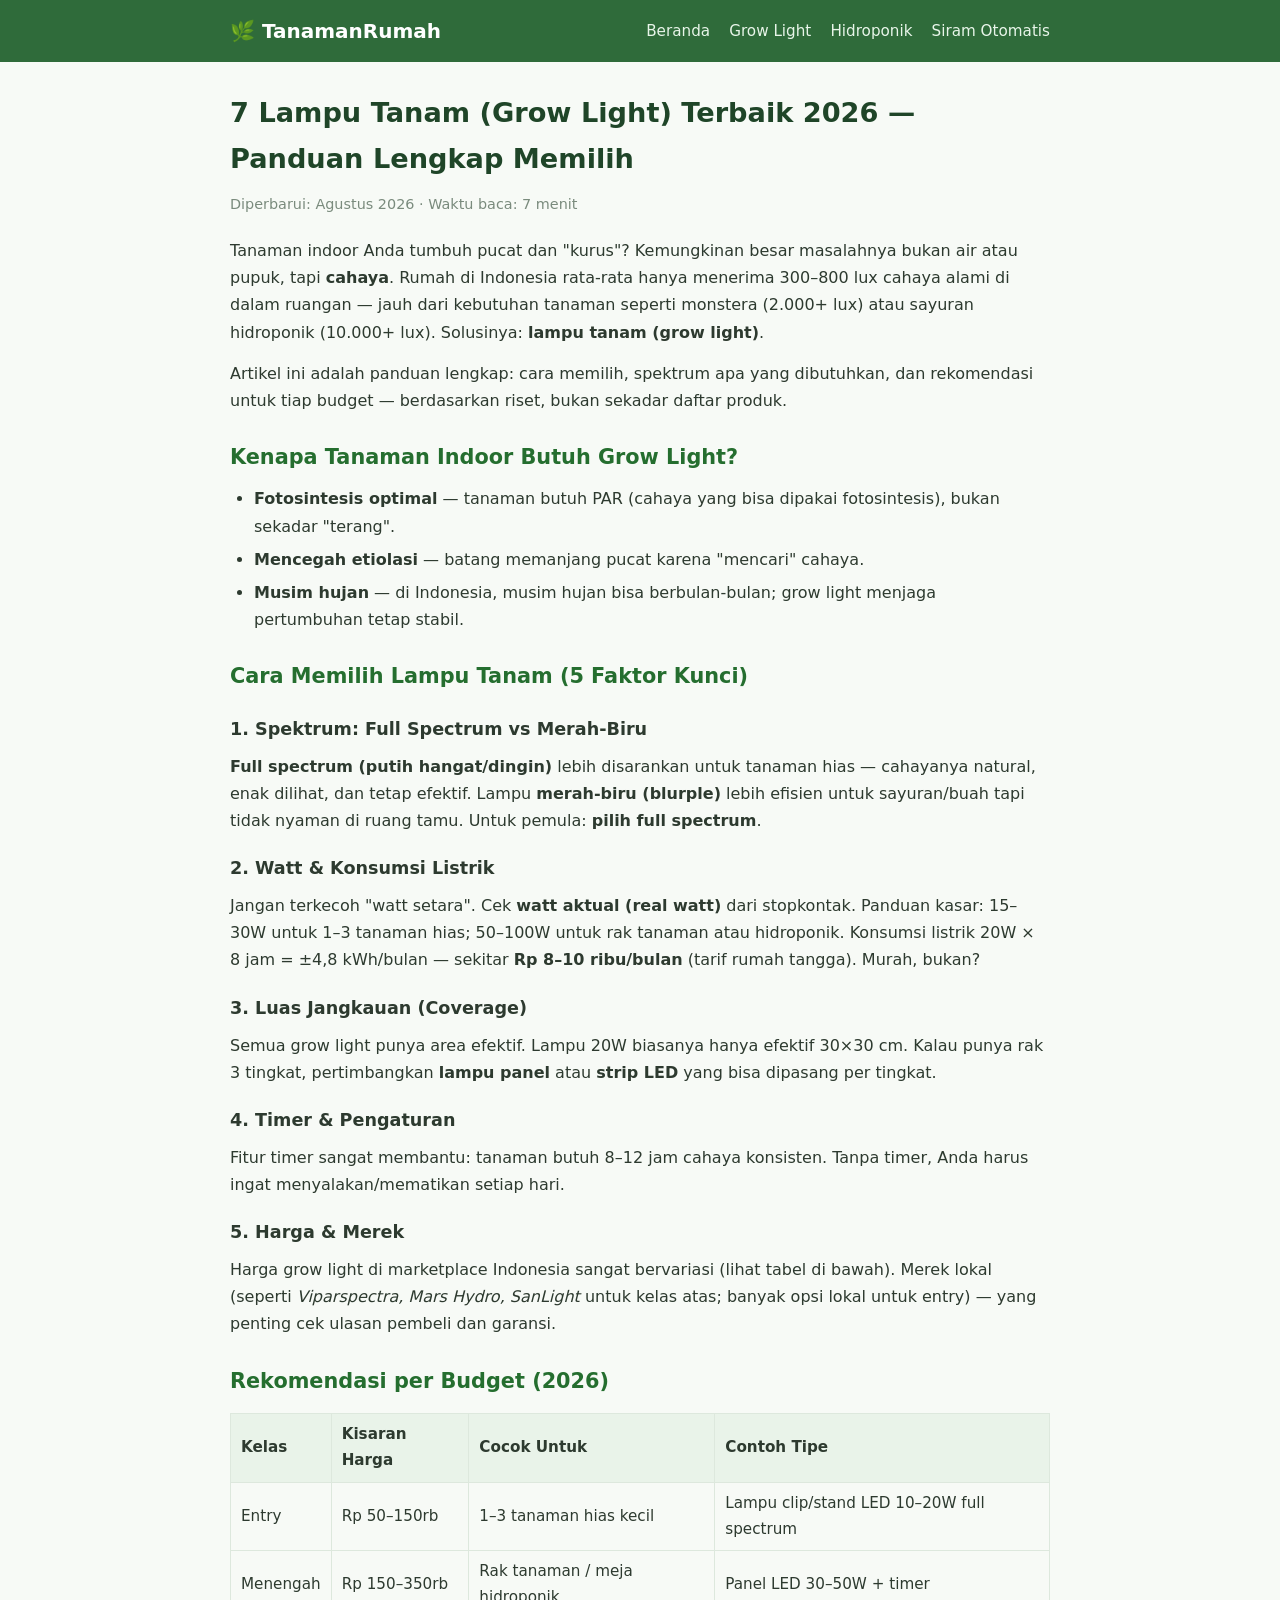
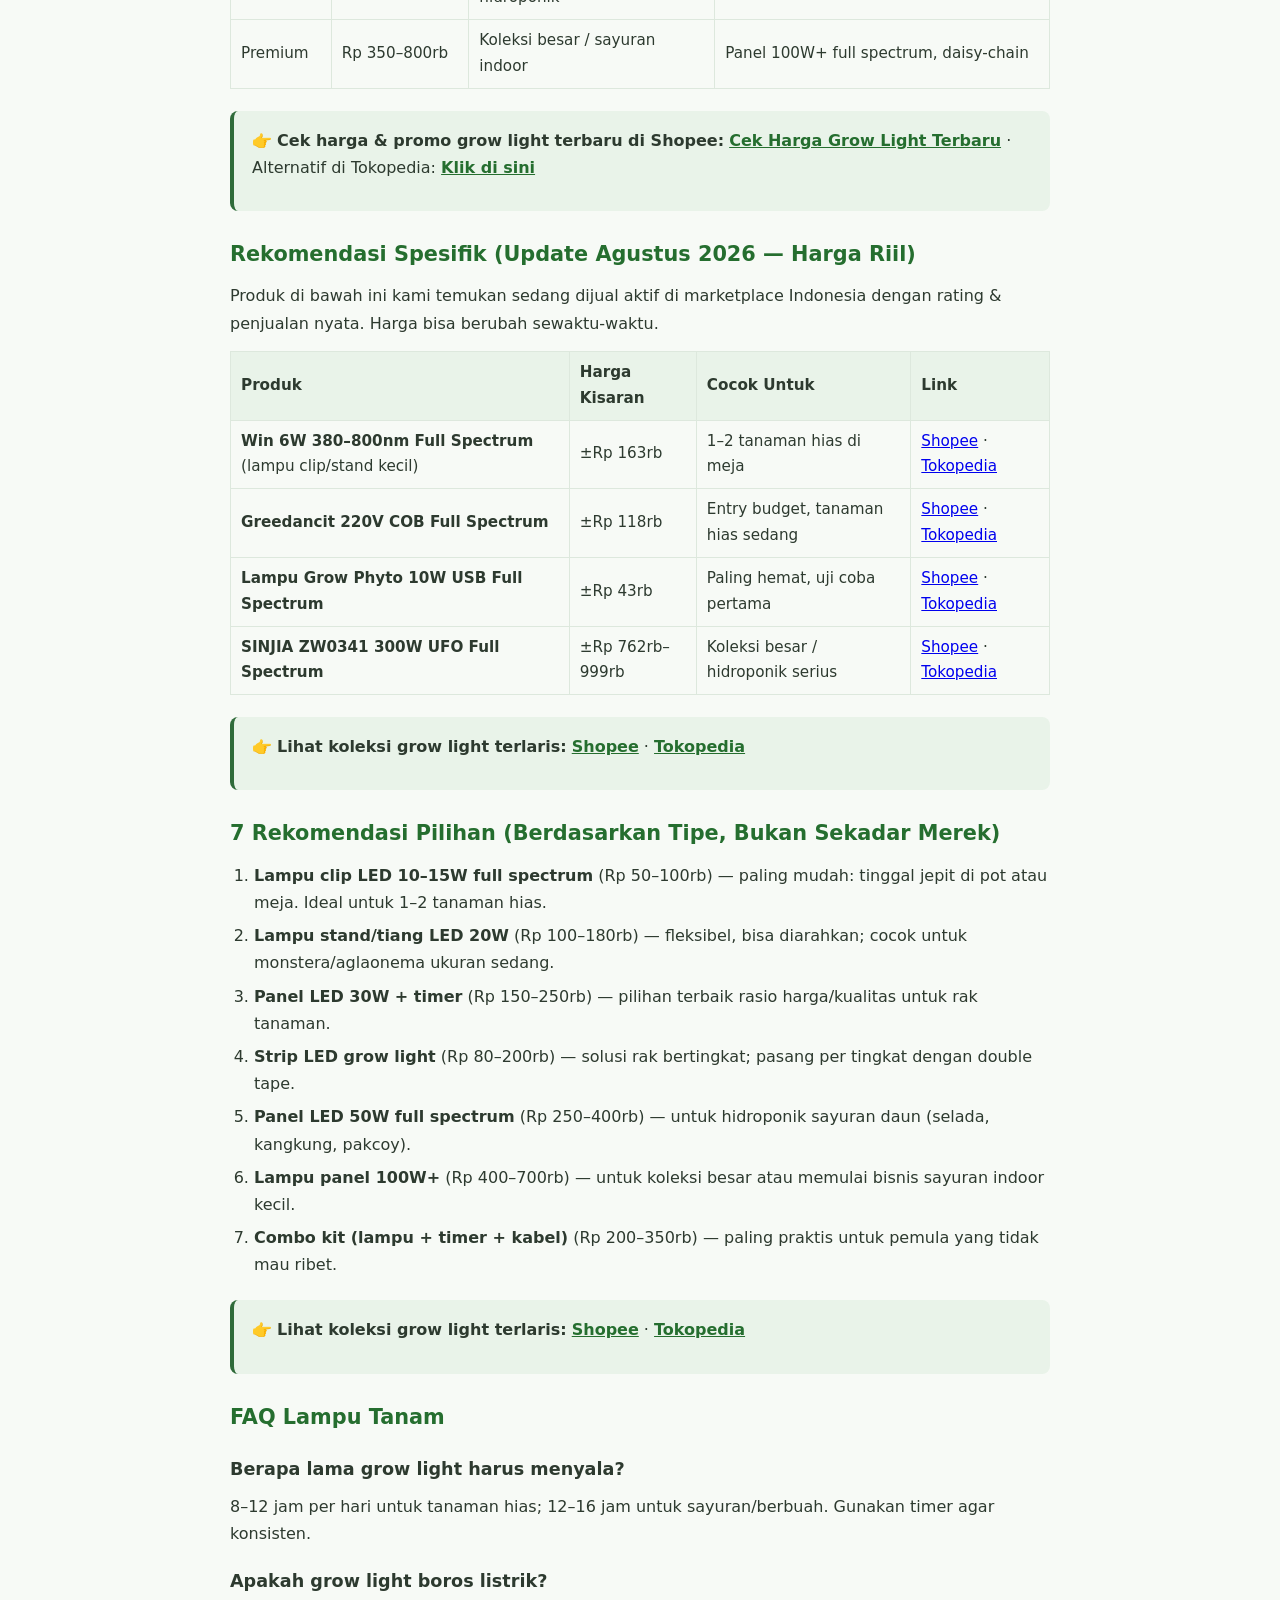
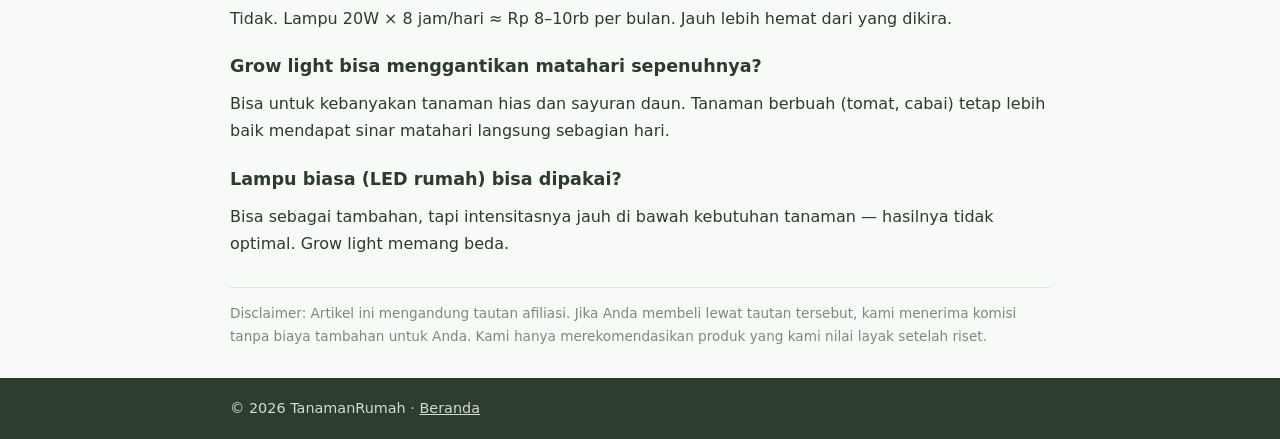
<file: artikel/lampu-tanam-terbaik-2026.html>
<!DOCTYPE html>
<html lang="id">
<head>
<meta charset="UTF-8">
<meta name="viewport" content="width=device-width, initial-scale=1.0">
<title>7 Lampu Tanam (Grow Light) Terbaik 2026 — Panduan Lengkap Memilih</title>
<meta name="description" content="Panduan memilih lampu tanam (grow light) untuk tanaman indoor: spektrum, watt, luas jangkauan, plus rekomendasi untuk tiap budget 2026.">
<link rel="stylesheet" href="../css/style.css">
</head>
<body>
<header>
  <div class="container header-inner">
    <a href="../index.html" class="logo">🌿 TanamanRumah</a>
    <nav>
      <a href="../index.html">Beranda</a>
      <a href="lampu-tanam-terbaik-2026.html">Grow Light</a>
      <a href="kit-hidroponik-pemula.html">Hidroponik</a>
      <a href="alat-siram-otomatis.html">Siram Otomatis</a>
    </nav>
  </div>
</header>

<main class="container">
<article class="post">
<h1>7 Lampu Tanam (Grow Light) Terbaik 2026 — Panduan Lengkap Memilih</h1>
<p class="meta">Diperbarui: Agustus 2026 · Waktu baca: 7 menit</p>

<p>Tanaman indoor Anda tumbuh pucat dan "kurus"? Kemungkinan besar masalahnya bukan air atau pupuk, tapi <strong>cahaya</strong>. Rumah di Indonesia rata-rata hanya menerima 300–800 lux cahaya alami di dalam ruangan — jauh dari kebutuhan tanaman seperti monstera (2.000+ lux) atau sayuran hidroponik (10.000+ lux). Solusinya: <strong>lampu tanam (grow light)</strong>.</p>

<p>Artikel ini adalah panduan lengkap: cara memilih, spektrum apa yang dibutuhkan, dan rekomendasi untuk tiap budget — berdasarkan riset, bukan sekadar daftar produk.</p>

<h2>Kenapa Tanaman Indoor Butuh Grow Light?</h2>
<ul>
  <li><strong>Fotosintesis optimal</strong> — tanaman butuh PAR (cahaya yang bisa dipakai fotosintesis), bukan sekadar "terang".</li>
  <li><strong>Mencegah etiolasi</strong> — batang memanjang pucat karena "mencari" cahaya.</li>
  <li><strong>Musim hujan</strong> — di Indonesia, musim hujan bisa berbulan-bulan; grow light menjaga pertumbuhan tetap stabil.</li>
</ul>

<h2>Cara Memilih Lampu Tanam (5 Faktor Kunci)</h2>

<h3>1. Spektrum: Full Spectrum vs Merah-Biru</h3>
<p><strong>Full spectrum (putih hangat/dingin)</strong> lebih disarankan untuk tanaman hias — cahayanya natural, enak dilihat, dan tetap efektif. Lampu <strong>merah-biru (blurple)</strong> lebih efisien untuk sayuran/buah tapi tidak nyaman di ruang tamu. Untuk pemula: <strong>pilih full spectrum</strong>.</p>

<h3>2. Watt & Konsumsi Listrik</h3>
<p>Jangan terkecoh "watt setara". Cek <strong>watt aktual (real watt)</strong> dari stopkontak. Panduan kasar: 15–30W untuk 1–3 tanaman hias; 50–100W untuk rak tanaman atau hidroponik. Konsumsi listrik 20W × 8 jam = ±4,8 kWh/bulan — sekitar <strong>Rp 8–10 ribu/bulan</strong> (tarif rumah tangga). Murah, bukan?</p>

<h3>3. Luas Jangkauan (Coverage)</h3>
<p>Semua grow light punya area efektif. Lampu 20W biasanya hanya efektif 30×30 cm. Kalau punya rak 3 tingkat, pertimbangkan <strong>lampu panel</strong> atau <strong>strip LED</strong> yang bisa dipasang per tingkat.</p>

<h3>4. Timer & Pengaturan</h3>
<p>Fitur timer sangat membantu: tanaman butuh 8–12 jam cahaya konsisten. Tanpa timer, Anda harus ingat menyalakan/mematikan setiap hari.</p>

<h3>5. Harga & Merek</h3>
<p>Harga grow light di marketplace Indonesia sangat bervariasi (lihat tabel di bawah). Merek lokal (seperti <em>Viparspectra, Mars Hydro, SanLight</em> untuk kelas atas; banyak opsi lokal untuk entry) — yang penting cek ulasan pembeli dan garansi.</p>

<h2>Rekomendasi per Budget (2026)</h2>

<table>
  <tr><th>Kelas</th><th>Kisaran Harga</th><th>Cocok Untuk</th><th>Contoh Tipe</th></tr>
  <tr><td>Entry</td><td>Rp 50–150rb</td><td>1–3 tanaman hias kecil</td><td>Lampu clip/stand LED 10–20W full spectrum</td></tr>
  <tr><td>Menengah</td><td>Rp 150–350rb</td><td>Rak tanaman / meja hidroponik</td><td>Panel LED 30–50W + timer</td></tr>
  <tr><td>Premium</td><td>Rp 350–800rb</td><td>Koleksi besar / sayuran indoor</td><td>Panel 100W+ full spectrum, daisy-chain</td></tr>
</table>

<div class="cta">
  <p>👉 <strong>Cek harga & promo grow light terbaru di Shopee:</strong>
  <a href="https://s.shopee.co.id/9zwc0CdXIO" rel="nofollow sponsored">Cek Harga Grow Light Terbaru</a>
  · Alternatif di Tokopedia:
  <a href="https://tokopedia.link/AFFILIATE-TOKOPEDIA-GROWLIGHT-1" rel="nofollow sponsored">Klik di sini</a></p>
</div>

<h2>Rekomendasi Spesifik (Update Agustus 2026 — Harga Riil)</h2>
<p>Produk di bawah ini kami temukan sedang dijual aktif di marketplace Indonesia dengan rating & penjualan nyata. Harga bisa berubah sewaktu-waktu.</p>

<table>
  <tr><th>Produk</th><th>Harga Kisaran</th><th>Cocok Untuk</th><th>Link</th></tr>
  <tr><td><strong>Win 6W 380–800nm Full Spectrum</strong> (lampu clip/stand kecil)</td><td>±Rp 163rb</td><td>1–2 tanaman hias di meja</td><td><a href="https://s.shopee.co.id/9zwc0CdXIO" rel="nofollow sponsored">Shopee</a> · <a href="https://tokopedia.link/AFFILIATE-TOKOPEDIA-GROWLIGHT-1" rel="nofollow sponsored">Tokopedia</a></td></tr>
  <tr><td><strong>Greedancit 220V COB Full Spectrum</strong></td><td>±Rp 118rb</td><td>Entry budget, tanaman hias sedang</td><td><a href="https://s.shopee.co.id/9zwc0CdXIO" rel="nofollow sponsored">Shopee</a> · <a href="https://tokopedia.link/AFFILIATE-TOKOPEDIA-GROWLIGHT-2" rel="nofollow sponsored">Tokopedia</a></td></tr>
  <tr><td><strong>Lampu Grow Phyto 10W USB Full Spectrum</strong></td><td>±Rp 43rb</td><td>Paling hemat, uji coba pertama</td><td><a href="https://s.shopee.co.id/AFFILIATE-SHOPEE-GROWLIGHT-3" rel="nofollow sponsored">Shopee</a> · <a href="https://tokopedia.link/AFFILIATE-TOKOPEDIA-GROWLIGHT-3" rel="nofollow sponsored">Tokopedia</a></td></tr>
  <tr><td><strong>SINJIA ZW0341 300W UFO Full Spectrum</strong></td><td>±Rp 762rb–999rb</td><td>Koleksi besar / hidroponik serius</td><td><a href="https://s.shopee.co.id/AFFILIATE-SHOPEE-GROWLIGHT-4" rel="nofollow sponsored">Shopee</a> · <a href="https://tokopedia.link/AFFILIATE-TOKOPEDIA-GROWLIGHT-4" rel="nofollow sponsored">Tokopedia</a></td></tr>
</table>

<div class="cta">
  <p>👉 <strong>Lihat koleksi grow light terlaris:</strong>
  <a href="https://s.shopee.co.id/9zwc0CdXIO" rel="nofollow sponsored">Shopee</a> ·
  <a href="https://tokopedia.link/AFFILIATE-TOKOPEDIA-GROWLIGHT-2" rel="nofollow sponsored">Tokopedia</a></p>
</div>

<h2>7 Rekomendasi Pilihan (Berdasarkan Tipe, Bukan Sekadar Merek)</h2>
<ol>
  <li><strong>Lampu clip LED 10–15W full spectrum</strong> (Rp 50–100rb) — paling mudah: tinggal jepit di pot atau meja. Ideal untuk 1–2 tanaman hias.</li>
  <li><strong>Lampu stand/tiang LED 20W</strong> (Rp 100–180rb) — fleksibel, bisa diarahkan; cocok untuk monstera/aglaonema ukuran sedang.</li>
  <li><strong>Panel LED 30W + timer</strong> (Rp 150–250rb) — pilihan terbaik rasio harga/kualitas untuk rak tanaman.</li>
  <li><strong>Strip LED grow light</strong> (Rp 80–200rb) — solusi rak bertingkat; pasang per tingkat dengan double tape.</li>
  <li><strong>Panel LED 50W full spectrum</strong> (Rp 250–400rb) — untuk hidroponik sayuran daun (selada, kangkung, pakcoy).</li>
  <li><strong>Lampu panel 100W+</strong> (Rp 400–700rb) — untuk koleksi besar atau memulai bisnis sayuran indoor kecil.</li>
  <li><strong>Combo kit (lampu + timer + kabel)</strong> (Rp 200–350rb) — paling praktis untuk pemula yang tidak mau ribet.</li>
</ol>

<div class="cta">
  <p>👉 <strong>Lihat koleksi grow light terlaris:</strong>
  <a href="https://s.shopee.co.id/9zwc0CdXIO" rel="nofollow sponsored">Shopee</a> ·
  <a href="https://tokopedia.link/AFFILIATE-TOKOPEDIA-GROWLIGHT-2" rel="nofollow sponsored">Tokopedia</a></p>
</div>

<h2>FAQ Lampu Tanam</h2>
<h3>Berapa lama grow light harus menyala?</h3>
<p>8–12 jam per hari untuk tanaman hias; 12–16 jam untuk sayuran/berbuah. Gunakan timer agar konsisten.</p>
<h3>Apakah grow light boros listrik?</h3>
<p>Tidak. Lampu 20W × 8 jam/hari ≈ Rp 8–10rb per bulan. Jauh lebih hemat dari yang dikira.</p>
<h3>Grow light bisa menggantikan matahari sepenuhnya?</h3>
<p>Bisa untuk kebanyakan tanaman hias dan sayuran daun. Tanaman berbuah (tomat, cabai) tetap lebih baik mendapat sinar matahari langsung sebagian hari.</p>
<h3>Lampu biasa (LED rumah) bisa dipakai?</h3>
<p>Bisa sebagai tambahan, tapi intensitasnya jauh di bawah kebutuhan tanaman — hasilnya tidak optimal. Grow light memang beda.</p>

<p class="afiliasi-disclaimer">Disclaimer: Artikel ini mengandung tautan afiliasi. Jika Anda membeli lewat tautan tersebut, kami menerima komisi tanpa biaya tambahan untuk Anda. Kami hanya merekomendasikan produk yang kami nilai layak setelah riset.</p>
</article>
</main>

<footer>
  <div class="container">
    <p>© 2026 TanamanRumah · <a href="../index.html" style="color:#cfdccf">Beranda</a></p>
  </div>
</footer>
</body>
</html>
</file>
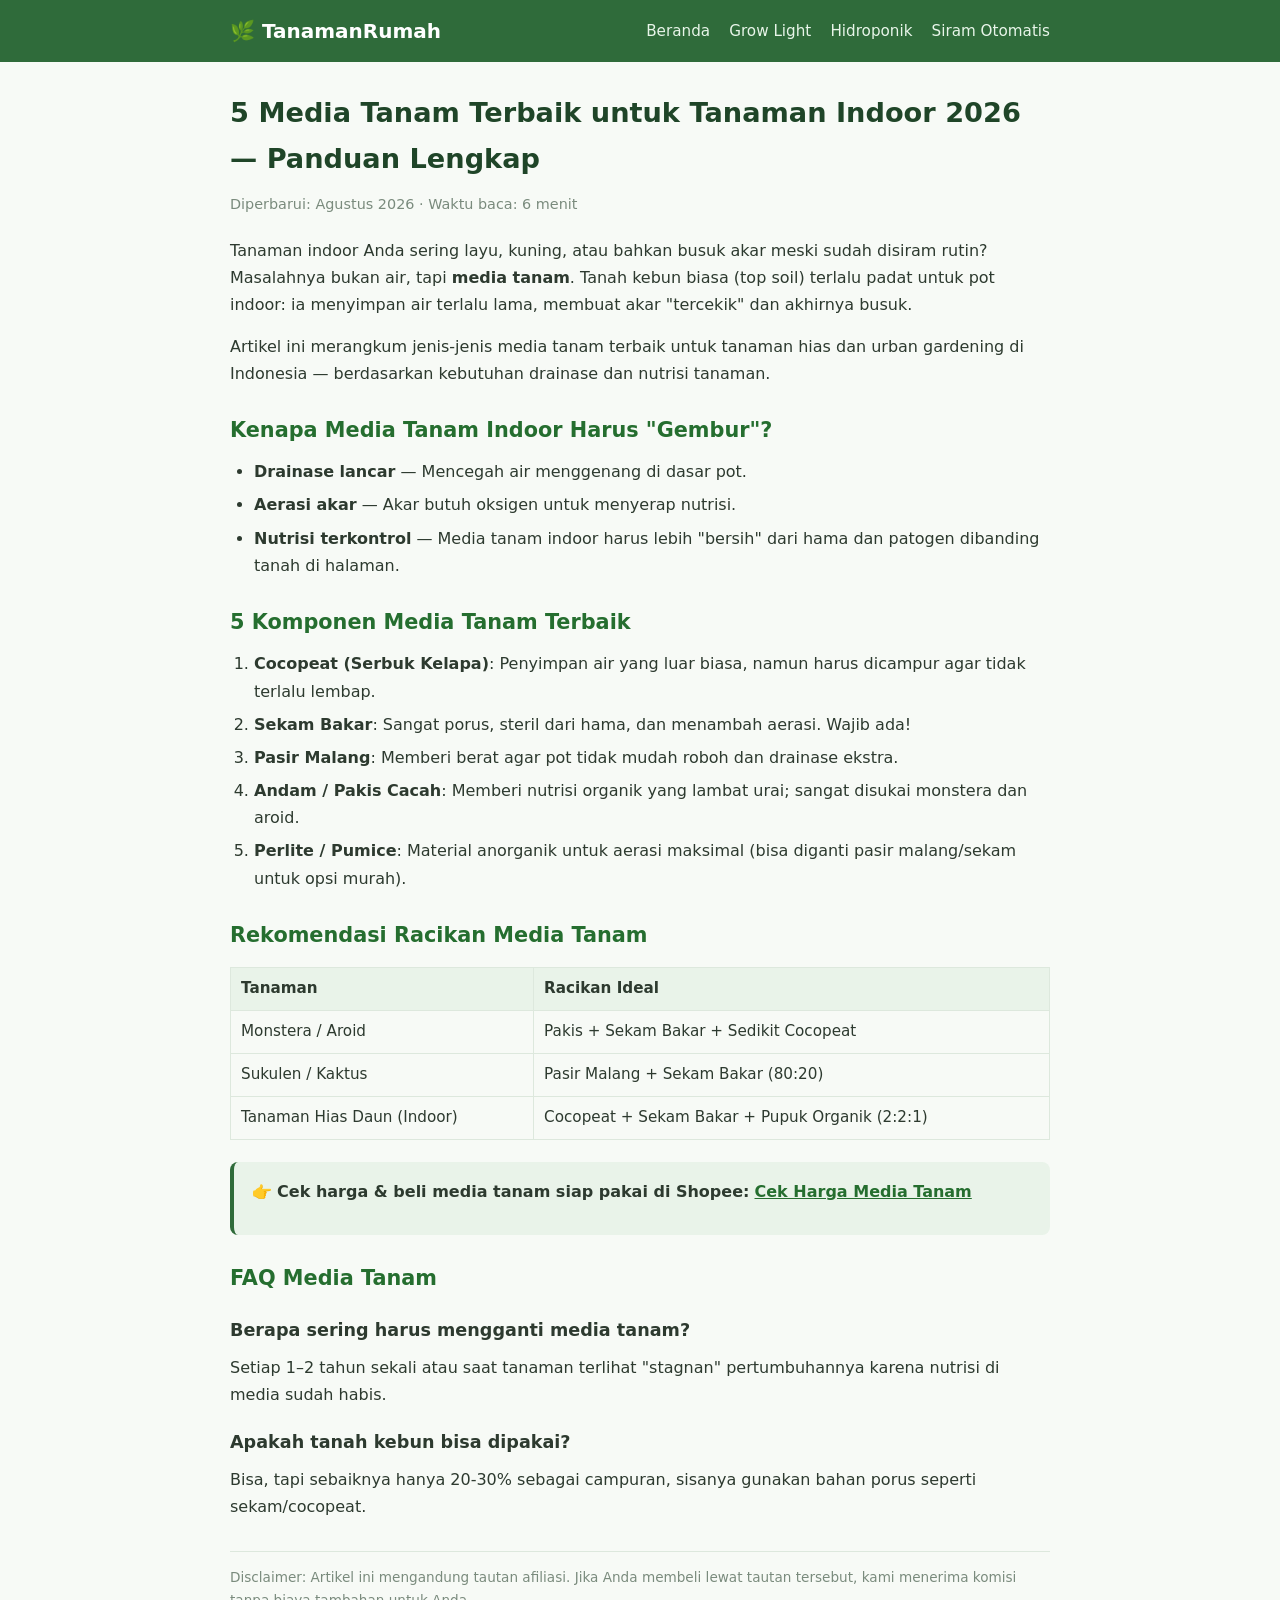
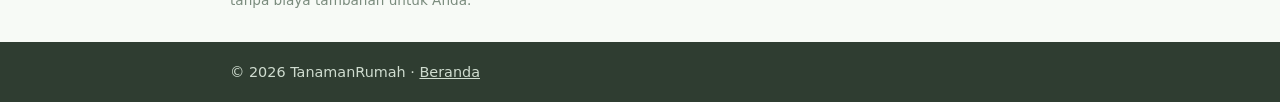
<file: artikel/media-tanam-terbaik-2026.html>
<!DOCTYPE html>
<html lang="id">
<head>
<meta charset="UTF-8">
<meta name="viewport" content="width=device-width, initial-scale=1.0">
<title>5 Media Tanam Terbaik untuk Tanaman Indoor 2026 — Panduan Lengkap</title>
<meta name="description" content="Cara memilih media tanam terbaik untuk tanaman indoor agar subur & tidak busuk akar: ulasan cocopeat, sekam bakar, pasir malang, dan racikan premium.">
<link rel="stylesheet" href="../css/style.css">
</head>
<body>
<header>
  <div class="container header-inner">
    <a href="../index.html" class="logo">🌿 TanamanRumah</a>
    <nav>
      <a href="../index.html">Beranda</a>
      <a href="lampu-tanam-terbaik-2026.html">Grow Light</a>
      <a href="kit-hidroponik-pemula.html">Hidroponik</a>
      <a href="alat-siram-otomatis.html">Siram Otomatis</a>
    </nav>
  </div>
</header>

<main class="container">
<article class="post">
<h1>5 Media Tanam Terbaik untuk Tanaman Indoor 2026 — Panduan Lengkap</h1>
<p class="meta">Diperbarui: Agustus 2026 · Waktu baca: 6 menit</p>

<p>Tanaman indoor Anda sering layu, kuning, atau bahkan busuk akar meski sudah disiram rutin? Masalahnya bukan air, tapi <strong>media tanam</strong>. Tanah kebun biasa (top soil) terlalu padat untuk pot indoor: ia menyimpan air terlalu lama, membuat akar "tercekik" dan akhirnya busuk.</p>

<p>Artikel ini merangkum jenis-jenis media tanam terbaik untuk tanaman hias dan urban gardening di Indonesia — berdasarkan kebutuhan drainase dan nutrisi tanaman.</p>

<h2>Kenapa Media Tanam Indoor Harus "Gembur"?</h2>
<ul>
  <li><strong>Drainase lancar</strong> — Mencegah air menggenang di dasar pot.</li>
  <li><strong>Aerasi akar</strong> — Akar butuh oksigen untuk menyerap nutrisi.</li>
  <li><strong>Nutrisi terkontrol</strong> — Media tanam indoor harus lebih "bersih" dari hama dan patogen dibanding tanah di halaman.</li>
</ul>

<h2>5 Komponen Media Tanam Terbaik</h2>
<ol>
  <li><strong>Cocopeat (Serbuk Kelapa)</strong>: Penyimpan air yang luar biasa, namun harus dicampur agar tidak terlalu lembap.</li>
  <li><strong>Sekam Bakar</strong>: Sangat porus, steril dari hama, dan menambah aerasi. Wajib ada!</li>
  <li><strong>Pasir Malang</strong>: Memberi berat agar pot tidak mudah roboh dan drainase ekstra.</li>
  <li><strong>Andam / Pakis Cacah</strong>: Memberi nutrisi organik yang lambat urai; sangat disukai monstera dan aroid.</li>
  <li><strong>Perlite / Pumice</strong>: Material anorganik untuk aerasi maksimal (bisa diganti pasir malang/sekam untuk opsi murah).</li>
</ol>

<h2>Rekomendasi Racikan Media Tanam</h2>
<table>
  <tr><th>Tanaman</th><th>Racikan Ideal</th></tr>
  <tr><td>Monstera / Aroid</td><td>Pakis + Sekam Bakar + Sedikit Cocopeat</td></tr>
  <tr><td>Sukulen / Kaktus</td><td>Pasir Malang + Sekam Bakar (80:20)</td></tr>
  <tr><td>Tanaman Hias Daun (Indoor)</td><td>Cocopeat + Sekam Bakar + Pupuk Organik (2:2:1)</td></tr>
</table>

<div class="cta">
  <p>👉 <strong>Cek harga & beli media tanam siap pakai di Shopee:</strong>
  <a href="https://s.shopee.co.id/AFFILIATE-SHOPEE-XXX" rel="nofollow sponsored">Cek Harga Media Tanam</a></p>
</div>

<h2>FAQ Media Tanam</h2>
<h3>Berapa sering harus mengganti media tanam?</h3>
<p>Setiap 1–2 tahun sekali atau saat tanaman terlihat "stagnan" pertumbuhannya karena nutrisi di media sudah habis.</p>
<h3>Apakah tanah kebun bisa dipakai?</h3>
<p>Bisa, tapi sebaiknya hanya 20-30% sebagai campuran, sisanya gunakan bahan porus seperti sekam/cocopeat.</p>

<p class="afiliasi-disclaimer">Disclaimer: Artikel ini mengandung tautan afiliasi. Jika Anda membeli lewat tautan tersebut, kami menerima komisi tanpa biaya tambahan untuk Anda.</p>
</article>
</main>

<footer>
  <div class="container">
    <p>© 2026 TanamanRumah · <a href="../index.html" style="color:#cfdccf">Beranda</a></p>
  </div>
</footer>
</body>
</html>
</file>
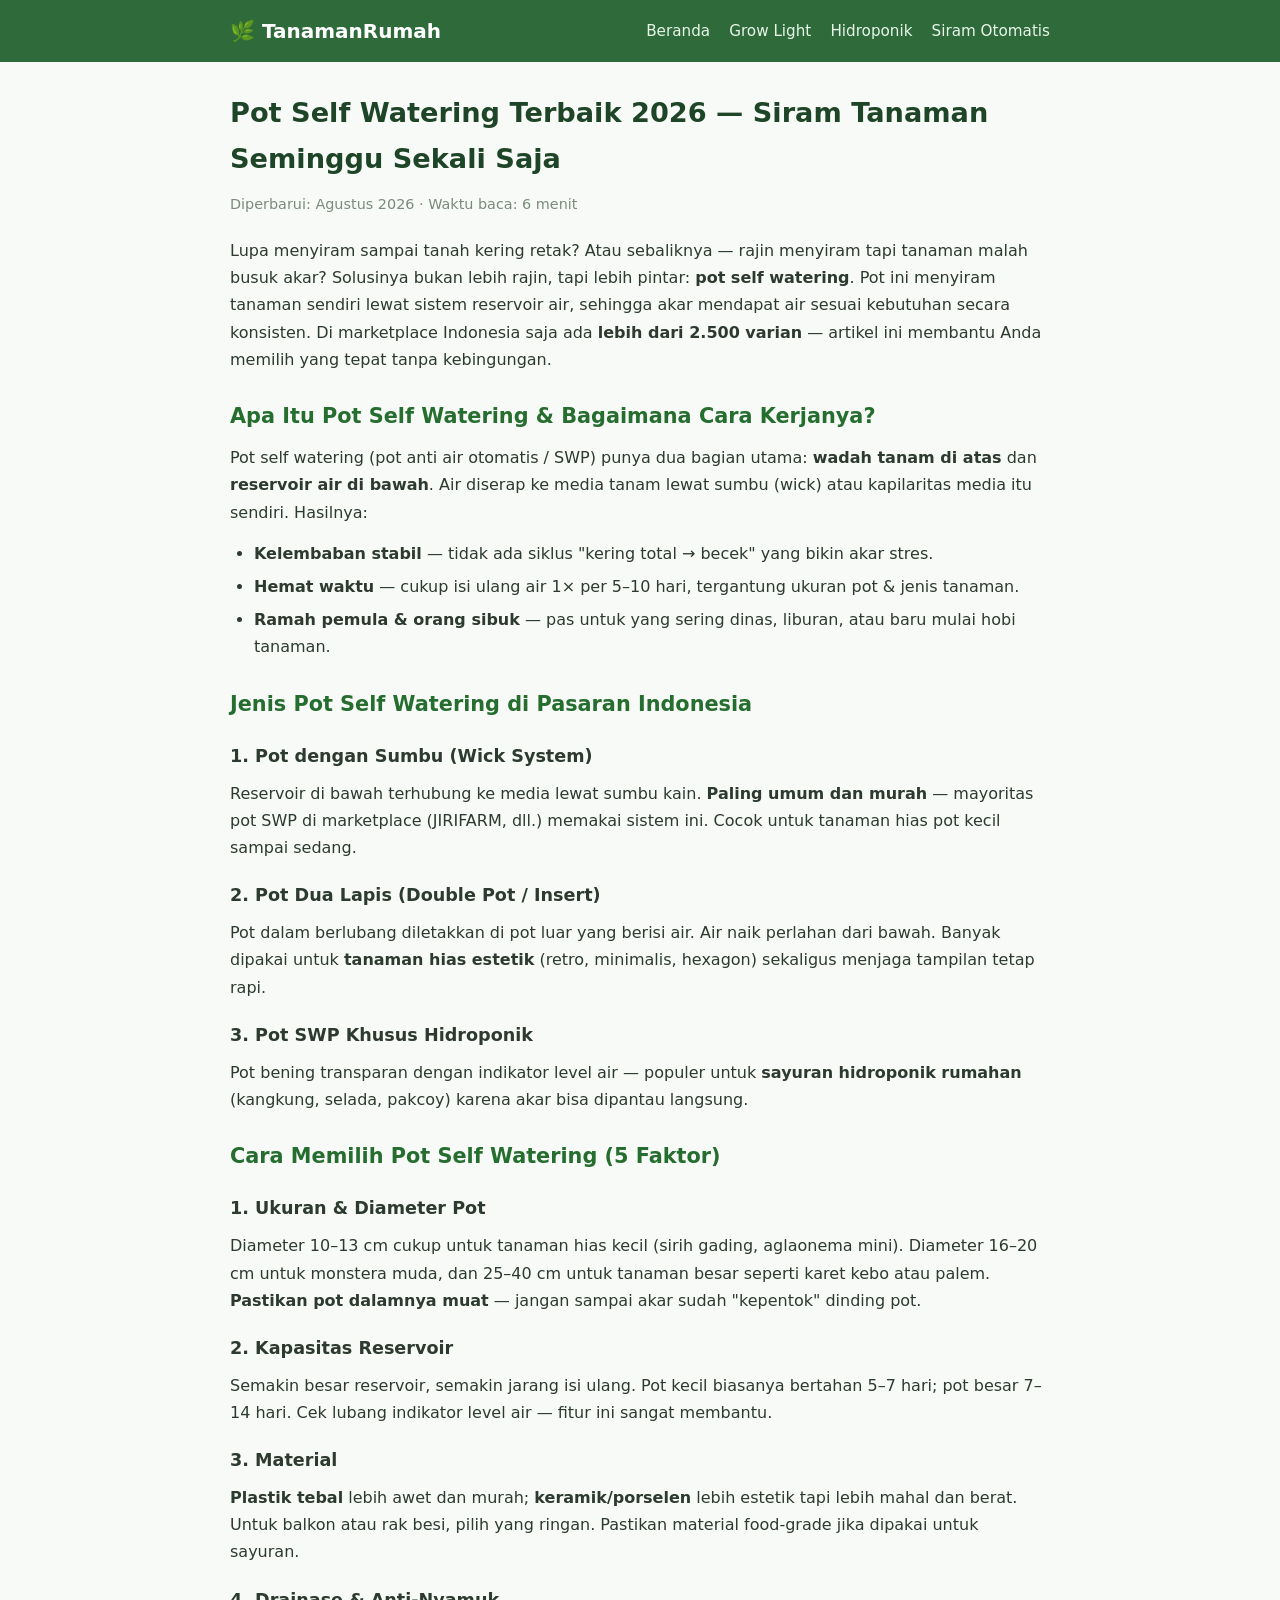
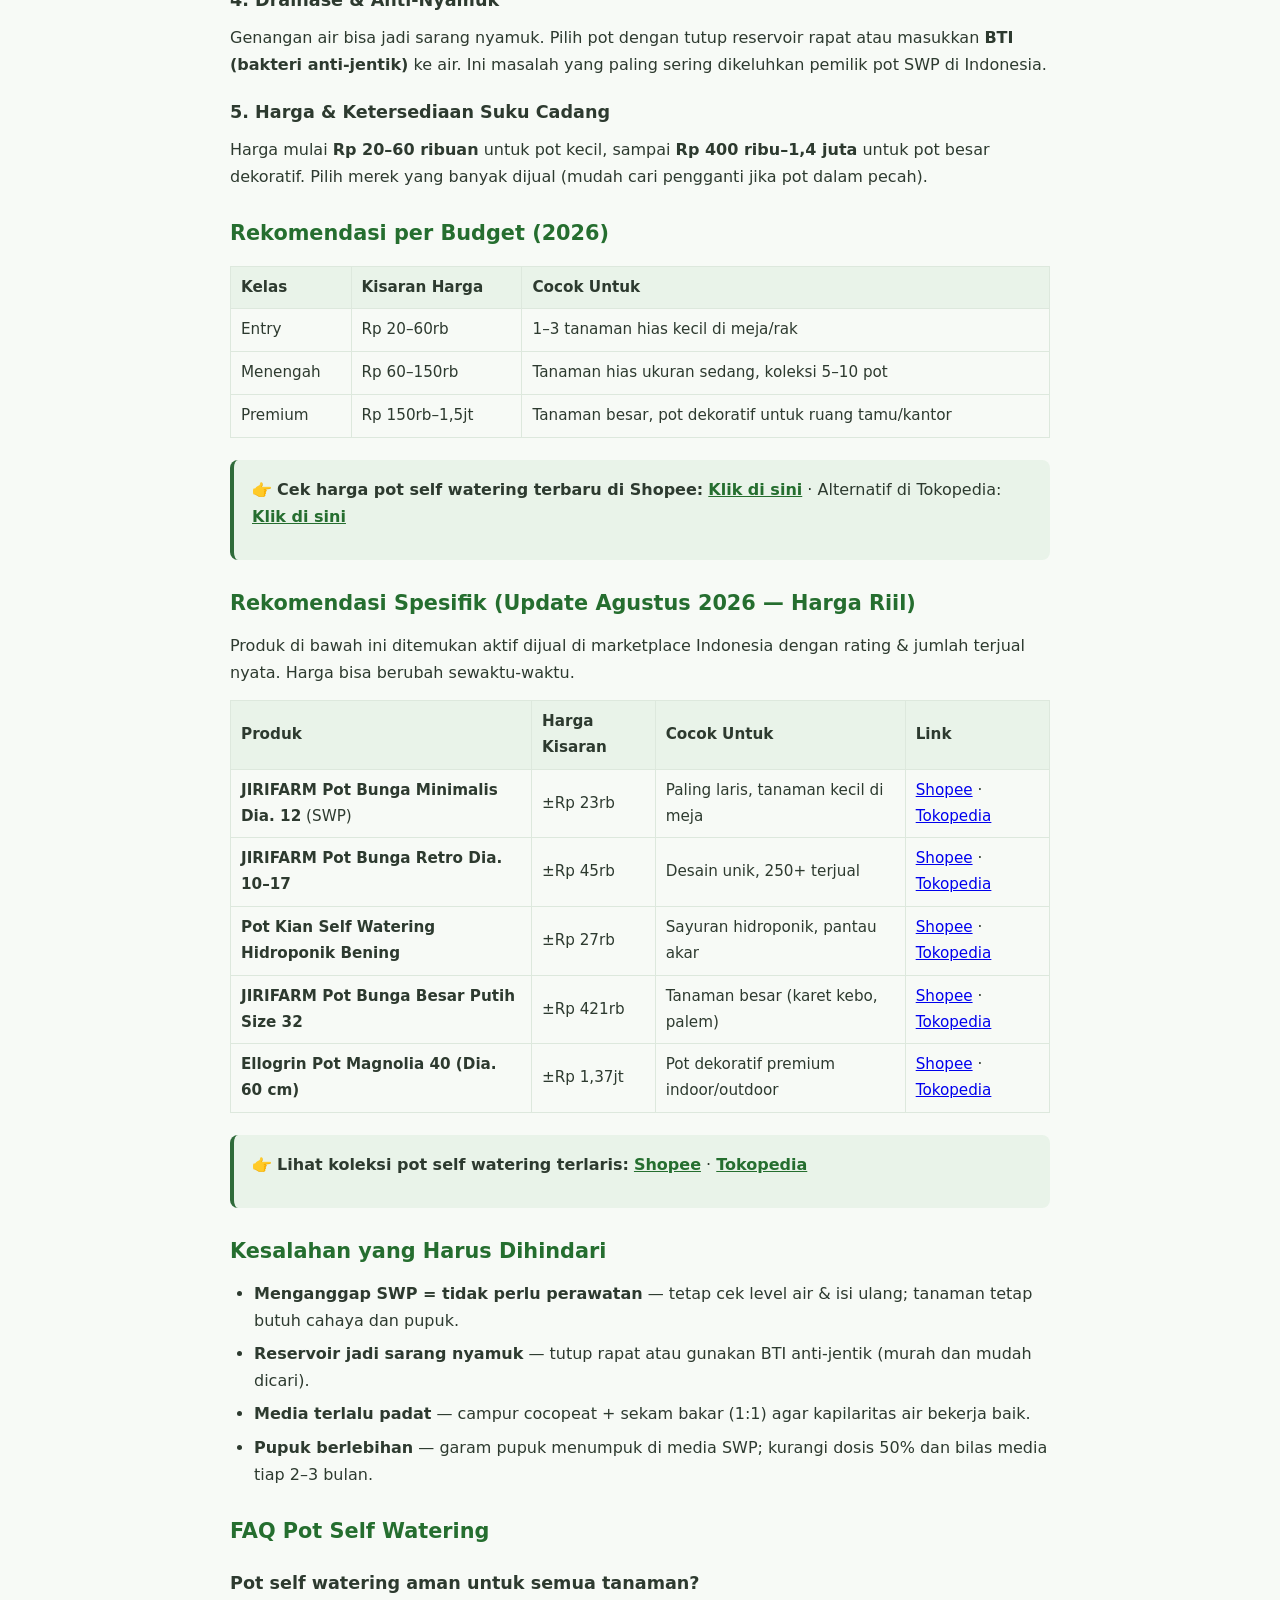
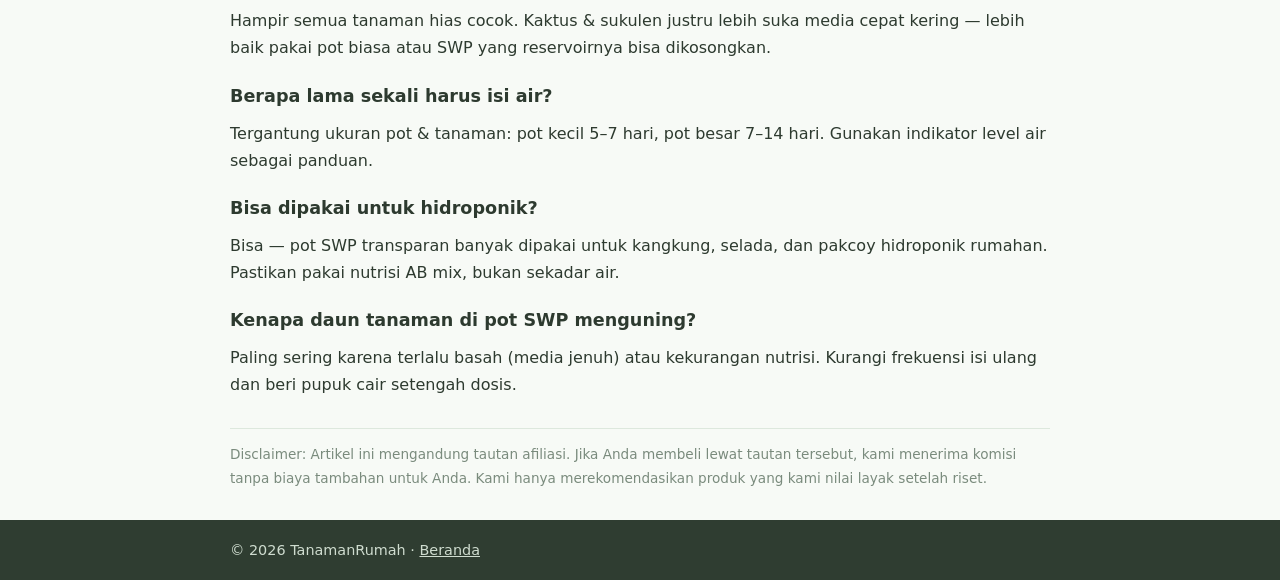
<file: artikel/pot-self-watering-terbaik-2026.html>
<!DOCTYPE html>
<html lang="id">
<head>
<meta charset="UTF-8">
<meta name="viewport" content="width=device-width, initial-scale=1.0">
<title>Pot Self Watering Terbaik 2026 — Siram Tanaman Seminggu Sekali Saja</title>
<meta name="description" content="Panduan memilih pot self watering (pot anti air otomatis): cara kerja, jenis, ukuran, rekomendasi harga riil di Indonesia, dan kesalahan yang harus dihindari.">
<link rel="stylesheet" href="../css/style.css">
</head>
<body>
<header>
  <div class="container header-inner">
    <a href="../index.html" class="logo">🌿 TanamanRumah</a>
    <nav>
      <a href="../index.html">Beranda</a>
      <a href="lampu-tanam-terbaik-2026.html">Grow Light</a>
      <a href="kit-hidroponik-pemula.html">Hidroponik</a>
      <a href="alat-siram-otomatis.html">Siram Otomatis</a>
    </nav>
  </div>
</header>

<main class="container">
<article class="post">
<h1>Pot Self Watering Terbaik 2026 — Siram Tanaman Seminggu Sekali Saja</h1>
<p class="meta">Diperbarui: Agustus 2026 · Waktu baca: 6 menit</p>

<p>Lupa menyiram sampai tanah kering retak? Atau sebaliknya — rajin menyiram tapi tanaman malah busuk akar? Solusinya bukan lebih rajin, tapi lebih pintar: <strong>pot self watering</strong>. Pot ini menyiram tanaman sendiri lewat sistem reservoir air, sehingga akar mendapat air sesuai kebutuhan secara konsisten. Di marketplace Indonesia saja ada <strong>lebih dari 2.500 varian</strong> — artikel ini membantu Anda memilih yang tepat tanpa kebingungan.</p>

<h2>Apa Itu Pot Self Watering & Bagaimana Cara Kerjanya?</h2>
<p>Pot self watering (pot anti air otomatis / SWP) punya dua bagian utama: <strong>wadah tanam di atas</strong> dan <strong>reservoir air di bawah</strong>. Air diserap ke media tanam lewat sumbu (wick) atau kapilaritas media itu sendiri. Hasilnya:</p>
<ul>
  <li><strong>Kelembaban stabil</strong> — tidak ada siklus "kering total → becek" yang bikin akar stres.</li>
  <li><strong>Hemat waktu</strong> — cukup isi ulang air 1× per 5–10 hari, tergantung ukuran pot & jenis tanaman.</li>
  <li><strong>Ramah pemula & orang sibuk</strong> — pas untuk yang sering dinas, liburan, atau baru mulai hobi tanaman.</li>
</ul>

<h2>Jenis Pot Self Watering di Pasaran Indonesia</h2>

<h3>1. Pot dengan Sumbu (Wick System)</h3>
<p>Reservoir di bawah terhubung ke media lewat sumbu kain. <strong>Paling umum dan murah</strong> — mayoritas pot SWP di marketplace (JIRIFARM, dll.) memakai sistem ini. Cocok untuk tanaman hias pot kecil sampai sedang.</p>

<h3>2. Pot Dua Lapis (Double Pot / Insert)</h3>
<p>Pot dalam berlubang diletakkan di pot luar yang berisi air. Air naik perlahan dari bawah. Banyak dipakai untuk <strong>tanaman hias estetik</strong> (retro, minimalis, hexagon) sekaligus menjaga tampilan tetap rapi.</p>

<h3>3. Pot SWP Khusus Hidroponik</h3>
<p>Pot bening transparan dengan indikator level air — populer untuk <strong>sayuran hidroponik rumahan</strong> (kangkung, selada, pakcoy) karena akar bisa dipantau langsung.</p>

<h2>Cara Memilih Pot Self Watering (5 Faktor)</h2>

<h3>1. Ukuran & Diameter Pot</h3>
<p>Diameter 10–13 cm cukup untuk tanaman hias kecil (sirih gading, aglaonema mini). Diameter 16–20 cm untuk monstera muda, dan 25–40 cm untuk tanaman besar seperti karet kebo atau palem. <strong>Pastikan pot dalamnya muat</strong> — jangan sampai akar sudah "kepentok" dinding pot.</p>

<h3>2. Kapasitas Reservoir</h3>
<p>Semakin besar reservoir, semakin jarang isi ulang. Pot kecil biasanya bertahan 5–7 hari; pot besar 7–14 hari. Cek lubang indikator level air — fitur ini sangat membantu.</p>

<h3>3. Material</h3>
<p><strong>Plastik tebal</strong> lebih awet dan murah; <strong>keramik/porselen</strong> lebih estetik tapi lebih mahal dan berat. Untuk balkon atau rak besi, pilih yang ringan. Pastikan material food-grade jika dipakai untuk sayuran.</p>

<h3>4. Drainase & Anti-Nyamuk</h3>
<p>Genangan air bisa jadi sarang nyamuk. Pilih pot dengan tutup reservoir rapat atau masukkan <strong>BTI (bakteri anti-jentik)</strong> ke air. Ini masalah yang paling sering dikeluhkan pemilik pot SWP di Indonesia.</p>

<h3>5. Harga & Ketersediaan Suku Cadang</h3>
<p>Harga mulai <strong>Rp 20–60 ribuan</strong> untuk pot kecil, sampai <strong>Rp 400 ribu–1,4 juta</strong> untuk pot besar dekoratif. Pilih merek yang banyak dijual (mudah cari pengganti jika pot dalam pecah).</p>

<h2>Rekomendasi per Budget (2026)</h2>

<table>
  <tr><th>Kelas</th><th>Kisaran Harga</th><th>Cocok Untuk</th></tr>
  <tr><td>Entry</td><td>Rp 20–60rb</td><td>1–3 tanaman hias kecil di meja/rak</td></tr>
  <tr><td>Menengah</td><td>Rp 60–150rb</td><td>Tanaman hias ukuran sedang, koleksi 5–10 pot</td></tr>
  <tr><td>Premium</td><td>Rp 150rb–1,5jt</td><td>Tanaman besar, pot dekoratif untuk ruang tamu/kantor</td></tr>
</table>

<div class="cta">
  <p>👉 <strong>Cek harga pot self watering terbaru di Shopee:</strong>
  <a href="https://s.shopee.co.id/AFFILIATE-SHOPEE-XXX" rel="nofollow sponsored">Klik di sini</a>
  · Alternatif di Tokopedia:
  <a href="https://tokopedia.link/AFFILIATE-TOKOPEDIA-POTSW-1" rel="nofollow sponsored">Klik di sini</a></p>
</div>

<h2>Rekomendasi Spesifik (Update Agustus 2026 — Harga Riil)</h2>
<p>Produk di bawah ini ditemukan aktif dijual di marketplace Indonesia dengan rating & jumlah terjual nyata. Harga bisa berubah sewaktu-waktu.</p>

<table>
  <tr><th>Produk</th><th>Harga Kisaran</th><th>Cocok Untuk</th><th>Link</th></tr>
  <tr><td><strong>JIRIFARM Pot Bunga Minimalis Dia. 12</strong> (SWP)</td><td>±Rp 23rb</td><td>Paling laris, tanaman kecil di meja</td><td><a href="https://s.shopee.co.id/AFFILIATE-SHOPEE-XXX" rel="nofollow sponsored">Shopee</a> · <a href="https://tokopedia.link/AFFILIATE-TOKOPEDIA-POTSW-1" rel="nofollow sponsored">Tokopedia</a></td></tr>
  <tr><td><strong>JIRIFARM Pot Bunga Retro Dia. 10–17</strong></td><td>±Rp 45rb</td><td>Desain unik, 250+ terjual</td><td><a href="https://s.shopee.co.id/AFFILIATE-SHOPEE-XXX" rel="nofollow sponsored">Shopee</a> · <a href="https://tokopedia.link/AFFILIATE-TOKOPEDIA-POTSW-2" rel="nofollow sponsored">Tokopedia</a></td></tr>
  <tr><td><strong>Pot Kian Self Watering Hidroponik Bening</strong></td><td>±Rp 27rb</td><td>Sayuran hidroponik, pantau akar</td><td><a href="https://s.shopee.co.id/AFFILIATE-SHOPEE-XXX" rel="nofollow sponsored">Shopee</a> · <a href="https://tokopedia.link/AFFILIATE-TOKOPEDIA-POTSW-3" rel="nofollow sponsored">Tokopedia</a></td></tr>
  <tr><td><strong>JIRIFARM Pot Bunga Besar Putih Size 32</strong></td><td>±Rp 421rb</td><td>Tanaman besar (karet kebo, palem)</td><td><a href="https://s.shopee.co.id/AFFILIATE-SHOPEE-XXX" rel="nofollow sponsored">Shopee</a> · <a href="https://tokopedia.link/AFFILIATE-TOKOPEDIA-POTSW-4" rel="nofollow sponsored">Tokopedia</a></td></tr>
  <tr><td><strong>Ellogrin Pot Magnolia 40 (Dia. 60 cm)</strong></td><td>±Rp 1,37jt</td><td>Pot dekoratif premium indoor/outdoor</td><td><a href="https://s.shopee.co.id/AFFILIATE-SHOPEE-XXX" rel="nofollow sponsored">Shopee</a> · <a href="https://tokopedia.link/AFFILIATE-TOKOPEDIA-POTSW-5" rel="nofollow sponsored">Tokopedia</a></td></tr>
</table>

<div class="cta">
  <p>👉 <strong>Lihat koleksi pot self watering terlaris:</strong>
  <a href="https://s.shopee.co.id/AFFILIATE-SHOPEE-XXX" rel="nofollow sponsored">Shopee</a> ·
  <a href="https://tokopedia.link/AFFILIATE-TOKOPEDIA-POTSW-2" rel="nofollow sponsored">Tokopedia</a></p>
</div>

<h2>Kesalahan yang Harus Dihindari</h2>
<ul>
  <li><strong>Menganggap SWP = tidak perlu perawatan</strong> — tetap cek level air & isi ulang; tanaman tetap butuh cahaya dan pupuk.</li>
  <li><strong>Reservoir jadi sarang nyamuk</strong> — tutup rapat atau gunakan BTI anti-jentik (murah dan mudah dicari).</li>
  <li><strong>Media terlalu padat</strong> — campur cocopeat + sekam bakar (1:1) agar kapilaritas air bekerja baik.</li>
  <li><strong>Pupuk berlebihan</strong> — garam pupuk menumpuk di media SWP; kurangi dosis 50% dan bilas media tiap 2–3 bulan.</li>
</ul>

<h2>FAQ Pot Self Watering</h2>
<h3>Pot self watering aman untuk semua tanaman?</h3>
<p>Hampir semua tanaman hias cocok. Kaktus & sukulen justru lebih suka media cepat kering — lebih baik pakai pot biasa atau SWP yang reservoirnya bisa dikosongkan.</p>
<h3>Berapa lama sekali harus isi air?</h3>
<p>Tergantung ukuran pot & tanaman: pot kecil 5–7 hari, pot besar 7–14 hari. Gunakan indikator level air sebagai panduan.</p>
<h3>Bisa dipakai untuk hidroponik?</h3>
<p>Bisa — pot SWP transparan banyak dipakai untuk kangkung, selada, dan pakcoy hidroponik rumahan. Pastikan pakai nutrisi AB mix, bukan sekadar air.</p>
<h3>Kenapa daun tanaman di pot SWP menguning?</h3>
<p>Paling sering karena terlalu basah (media jenuh) atau kekurangan nutrisi. Kurangi frekuensi isi ulang dan beri pupuk cair setengah dosis.</p>

<p class="afiliasi-disclaimer">Disclaimer: Artikel ini mengandung tautan afiliasi. Jika Anda membeli lewat tautan tersebut, kami menerima komisi tanpa biaya tambahan untuk Anda. Kami hanya merekomendasikan produk yang kami nilai layak setelah riset.</p>
</article>
</main>

<footer>
  <div class="container">
    <p>© 2026 TanamanRumah · <a href="../index.html" style="color:#cfdccf">Beranda</a></p>
  </div>
</footer>
</body>
</html>
</file>
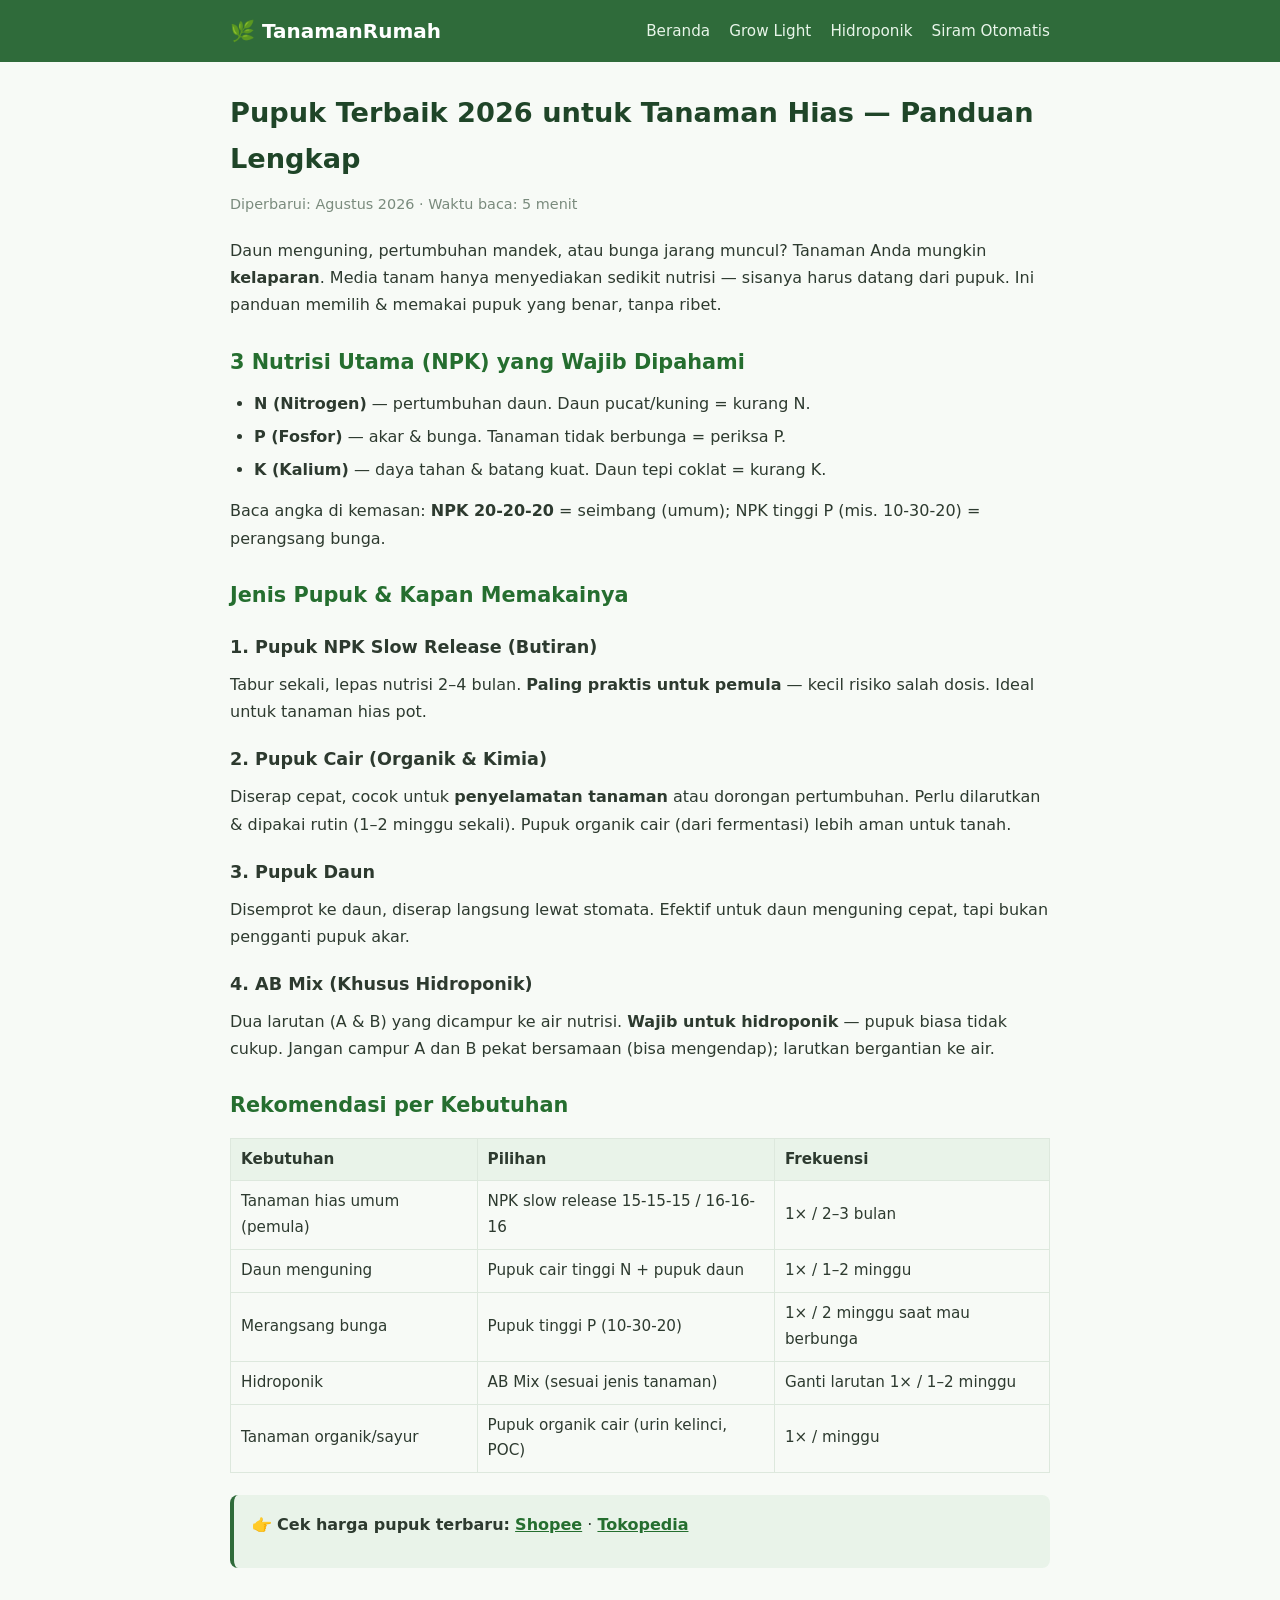
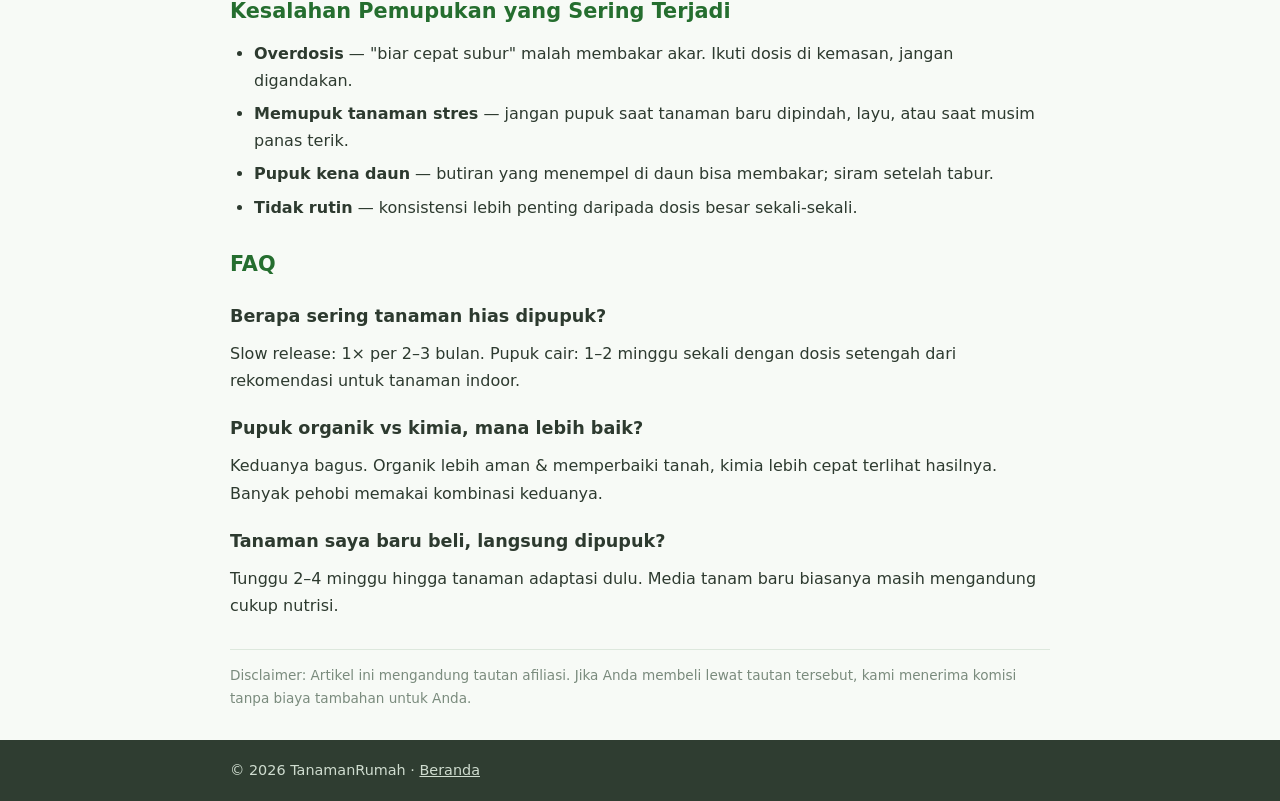
<file: artikel/pupuk-tanaman-terbaik-2026.html>
<!DOCTYPE html>
<html lang="id">
<head>
<meta charset="UTF-8">
<meta name="viewport" content="width=device-width, initial-scale=1.0">
<title>Pupuk Terbaik 2026 untuk Tanaman Hias — Panduan Lengkap</title>
<meta name="description" content="Panduan memilih pupuk untuk tanaman hias: NPK slow release, pupuk cair organik, AB mix hidroponik. Dosis, jadwal pemupukan, dan kesalahan pemula.">
<link rel="stylesheet" href="../css/style.css">
</head>
<body>
<header>
  <div class="container header-inner">
    <a href="../index.html" class="logo">🌿 TanamanRumah</a>
    <nav>
      <a href="../index.html">Beranda</a>
      <a href="lampu-tanam-terbaik-2026.html">Grow Light</a>
      <a href="kit-hidroponik-pemula.html">Hidroponik</a>
      <a href="alat-siram-otomatis.html">Siram Otomatis</a>
    </nav>
  </div>
</header>

<main class="container">
<article class="post">
<h1>Pupuk Terbaik 2026 untuk Tanaman Hias — Panduan Lengkap</h1>
<p class="meta">Diperbarui: Agustus 2026 · Waktu baca: 5 menit</p>

<p>Daun menguning, pertumbuhan mandek, atau bunga jarang muncul? Tanaman Anda mungkin <strong>kelaparan</strong>. Media tanam hanya menyediakan sedikit nutrisi — sisanya harus datang dari pupuk. Ini panduan memilih & memakai pupuk yang benar, tanpa ribet.</p>

<h2>3 Nutrisi Utama (NPK) yang Wajib Dipahami</h2>
<ul>
  <li><strong>N (Nitrogen)</strong> — pertumbuhan daun. Daun pucat/kuning = kurang N.</li>
  <li><strong>P (Fosfor)</strong> — akar & bunga. Tanaman tidak berbunga = periksa P.</li>
  <li><strong>K (Kalium)</strong> — daya tahan & batang kuat. Daun tepi coklat = kurang K.</li>
</ul>
<p>Baca angka di kemasan: <strong>NPK 20-20-20</strong> = seimbang (umum); NPK tinggi P (mis. 10-30-20) = perangsang bunga.</p>

<h2>Jenis Pupuk & Kapan Memakainya</h2>

<h3>1. Pupuk NPK Slow Release (Butiran)</h3>
<p>Tabur sekali, lepas nutrisi 2–4 bulan. <strong>Paling praktis untuk pemula</strong> — kecil risiko salah dosis. Ideal untuk tanaman hias pot.</p>

<h3>2. Pupuk Cair (Organik & Kimia)</h3>
<p>Diserap cepat, cocok untuk <strong>penyelamatan tanaman</strong> atau dorongan pertumbuhan. Perlu dilarutkan & dipakai rutin (1–2 minggu sekali). Pupuk organik cair (dari fermentasi) lebih aman untuk tanah.</p>

<h3>3. Pupuk Daun</h3>
<p>Disemprot ke daun, diserap langsung lewat stomata. Efektif untuk daun menguning cepat, tapi bukan pengganti pupuk akar.</p>

<h3>4. AB Mix (Khusus Hidroponik)</h3>
<p>Dua larutan (A & B) yang dicampur ke air nutrisi. <strong>Wajib untuk hidroponik</strong> — pupuk biasa tidak cukup. Jangan campur A dan B pekat bersamaan (bisa mengendap); larutkan bergantian ke air.</p>

<h2>Rekomendasi per Kebutuhan</h2>

<table>
  <tr><th>Kebutuhan</th><th>Pilihan</th><th>Frekuensi</th></tr>
  <tr><td>Tanaman hias umum (pemula)</td><td>NPK slow release 15-15-15 / 16-16-16</td><td>1× / 2–3 bulan</td></tr>
  <tr><td>Daun menguning</td><td>Pupuk cair tinggi N + pupuk daun</td><td>1× / 1–2 minggu</td></tr>
  <tr><td>Merangsang bunga</td><td>Pupuk tinggi P (10-30-20)</td><td>1× / 2 minggu saat mau berbunga</td></tr>
  <tr><td>Hidroponik</td><td>AB Mix (sesuai jenis tanaman)</td><td>Ganti larutan 1× / 1–2 minggu</td></tr>
  <tr><td>Tanaman organik/sayur</td><td>Pupuk organik cair (urin kelinci, POC)</td><td>1× / minggu</td></tr>
</table>

<div class="cta">
  <p>👉 <strong>Cek harga pupuk terbaru:</strong>
  <a href="https://s.shopee.co.id/AFFILIATE-SHOPEE-PUPUK-1" rel="nofollow sponsored">Shopee</a> ·
  <a href="https://tokopedia.link/AFFILIATE-TOKOPEDIA-PUPUK-1" rel="nofollow sponsored">Tokopedia</a></p>
</div>

<h2>Kesalahan Pemupukan yang Sering Terjadi</h2>
<ul>
  <li><strong>Overdosis</strong> — "biar cepat subur" malah membakar akar. Ikuti dosis di kemasan, jangan digandakan.</li>
  <li><strong>Memupuk tanaman stres</strong> — jangan pupuk saat tanaman baru dipindah, layu, atau saat musim panas terik.</li>
  <li><strong>Pupuk kena daun</strong> — butiran yang menempel di daun bisa membakar; siram setelah tabur.</li>
  <li><strong>Tidak rutin</strong> — konsistensi lebih penting daripada dosis besar sekali-sekali.</li>
</ul>

<h2>FAQ</h2>
<h3>Berapa sering tanaman hias dipupuk?</h3>
<p>Slow release: 1× per 2–3 bulan. Pupuk cair: 1–2 minggu sekali dengan dosis setengah dari rekomendasi untuk tanaman indoor.</p>
<h3>Pupuk organik vs kimia, mana lebih baik?</h3>
<p>Keduanya bagus. Organik lebih aman & memperbaiki tanah, kimia lebih cepat terlihat hasilnya. Banyak pehobi memakai kombinasi keduanya.</p>
<h3>Tanaman saya baru beli, langsung dipupuk?</h3>
<p>Tunggu 2–4 minggu hingga tanaman adaptasi dulu. Media tanam baru biasanya masih mengandung cukup nutrisi.</p>

<p class="afiliasi-disclaimer">Disclaimer: Artikel ini mengandung tautan afiliasi. Jika Anda membeli lewat tautan tersebut, kami menerima komisi tanpa biaya tambahan untuk Anda.</p>
</article>
</main>

<footer>
  <div class="container">
    <p>© 2026 TanamanRumah · <a href="../index.html" style="color:#cfdccf">Beranda</a></p>
  </div>
</footer>
</body>
</html>
</file>
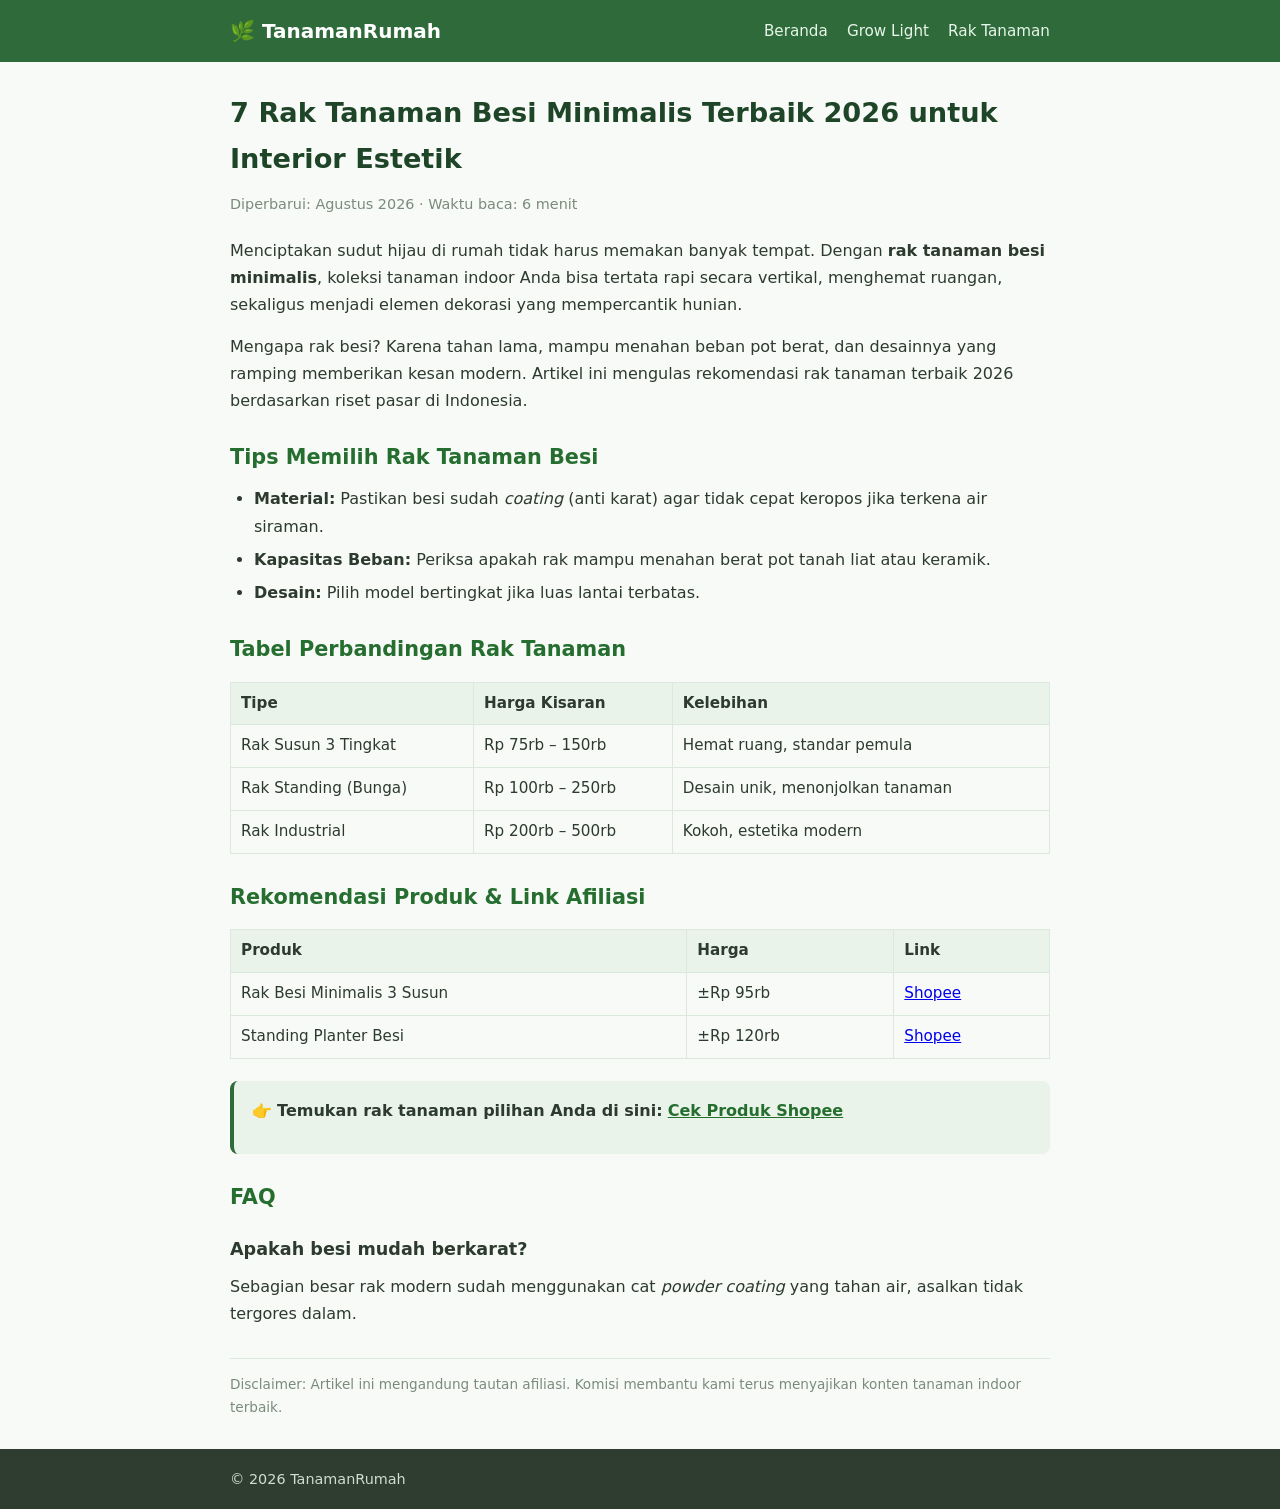
<file: artikel/rak-tanaman-besi-minimalis-2026.html>
<!DOCTYPE html>
<html lang="id">
<head>
<meta charset="UTF-8">
<meta name="viewport" content="width=device-width, initial-scale=1.0">
<title>7 Rak Tanaman Besi Minimalis Terbaik 2026 untuk Interior Estetik</title>
<meta name="description" content="Rekomendasi rak tanaman besi minimalis untuk indoor: awet, hemat tempat, dan estetik. Cek perbandingan harga dan tips memilih rak tanaman terbaik 2026.">
<link rel="stylesheet" href="../css/style.css">
</head>
<body>
<header>
  <div class="container header-inner">
    <a href="../index.html" class="logo">🌿 TanamanRumah</a>
    <nav>
      <a href="../index.html">Beranda</a>
      <a href="lampu-tanam-terbaik-2026.html">Grow Light</a>
      <a href="rak-tanaman-besi-minimalis-2026.html">Rak Tanaman</a>
    </nav>
  </div>
</header>

<main class="container">
<article class="post">
<h1>7 Rak Tanaman Besi Minimalis Terbaik 2026 untuk Interior Estetik</h1>
<p class="meta">Diperbarui: Agustus 2026 · Waktu baca: 6 menit</p>

<p>Menciptakan sudut hijau di rumah tidak harus memakan banyak tempat. Dengan <strong>rak tanaman besi minimalis</strong>, koleksi tanaman indoor Anda bisa tertata rapi secara vertikal, menghemat ruangan, sekaligus menjadi elemen dekorasi yang mempercantik hunian.</p>

<p>Mengapa rak besi? Karena tahan lama, mampu menahan beban pot berat, dan desainnya yang ramping memberikan kesan modern. Artikel ini mengulas rekomendasi rak tanaman terbaik 2026 berdasarkan riset pasar di Indonesia.</p>

<h2>Tips Memilih Rak Tanaman Besi</h2>
<ul>
  <li><strong>Material:</strong> Pastikan besi sudah <em>coating</em> (anti karat) agar tidak cepat keropos jika terkena air siraman.</li>
  <li><strong>Kapasitas Beban:</strong> Periksa apakah rak mampu menahan berat pot tanah liat atau keramik.</li>
  <li><strong>Desain:</strong> Pilih model bertingkat jika luas lantai terbatas.</li>
</ul>

<h2>Tabel Perbandingan Rak Tanaman</h2>
<table>
  <tr><th>Tipe</th><th>Harga Kisaran</th><th>Kelebihan</th></tr>
  <tr><td>Rak Susun 3 Tingkat</td><td>Rp 75rb – 150rb</td><td>Hemat ruang, standar pemula</td></tr>
  <tr><td>Rak Standing (Bunga)</td><td>Rp 100rb – 250rb</td><td>Desain unik, menonjolkan tanaman</td></tr>
  <tr><td>Rak Industrial</td><td>Rp 200rb – 500rb</td><td>Kokoh, estetika modern</td></tr>
</table>

<h2>Rekomendasi Produk & Link Afiliasi</h2>
<table>
  <tr><th>Produk</th><th>Harga</th><th>Link</th></tr>
  <tr><td>Rak Besi Minimalis 3 Susun</td><td>±Rp 95rb</td><td><a href="https://s.shopee.co.id/AFFILIATE-SHOPEE-XXX">Shopee</a></td></tr>
  <tr><td>Standing Planter Besi</td><td>±Rp 120rb</td><td><a href="https://s.shopee.co.id/AFFILIATE-SHOPEE-XXX">Shopee</a></td></tr>
</table>

<div class="cta">
  <p>👉 <strong>Temukan rak tanaman pilihan Anda di sini:</strong> <a href="https://s.shopee.co.id/AFFILIATE-SHOPEE-XXX">Cek Produk Shopee</a></p>
</div>

<h2>FAQ</h2>
<h3>Apakah besi mudah berkarat?</h3>
<p>Sebagian besar rak modern sudah menggunakan cat <em>powder coating</em> yang tahan air, asalkan tidak tergores dalam.</p>

<p class="afiliasi-disclaimer">Disclaimer: Artikel ini mengandung tautan afiliasi. Komisi membantu kami terus menyajikan konten tanaman indoor terbaik.</p>
</article>
</main>
<footer>
  <div class="container">
    <p>© 2026 TanamanRumah</p>
  </div>
</footer>
</body>
</html>
</file>
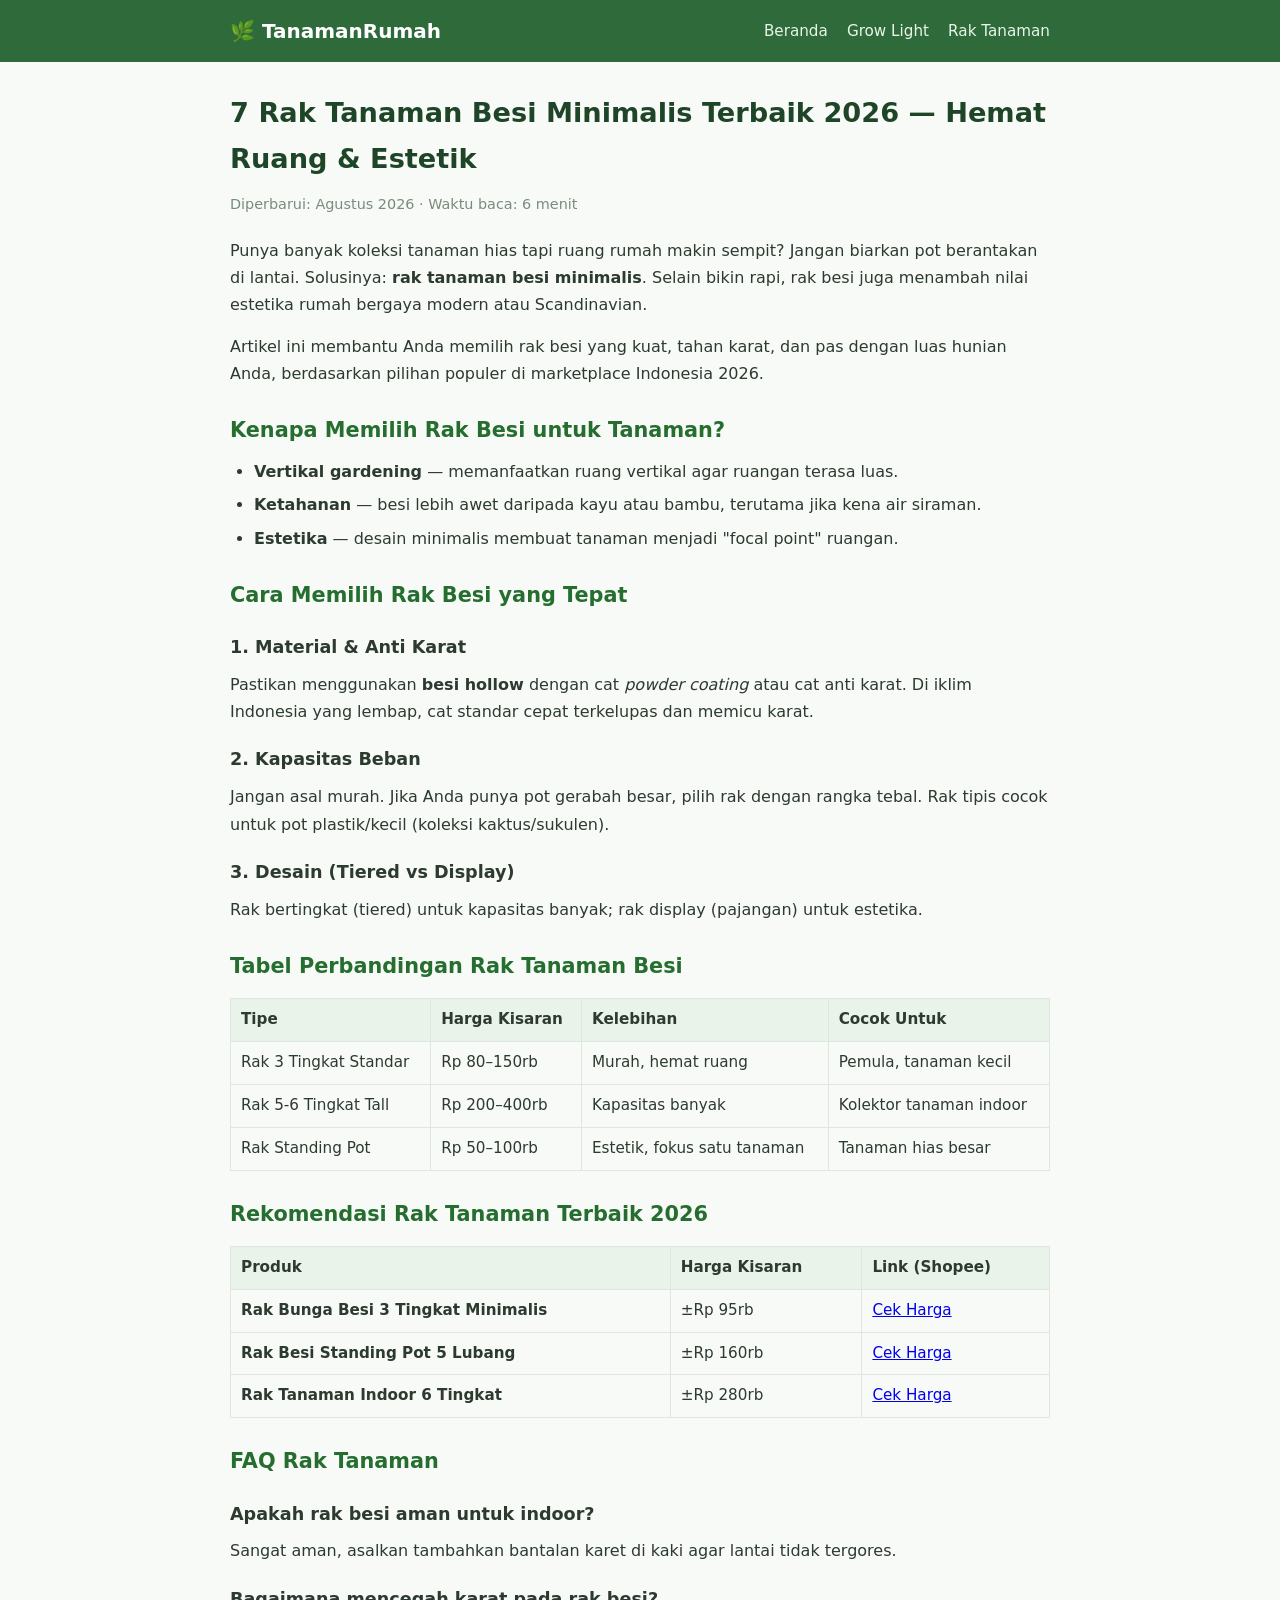
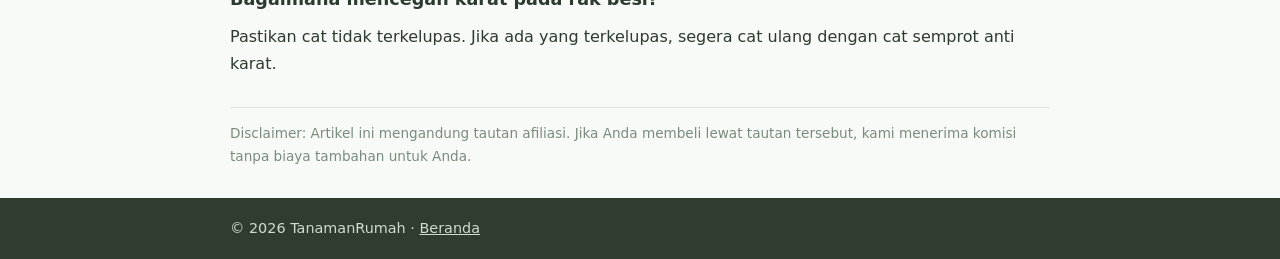
<file: artikel/rak-tanaman-besi-minimalis.html>
<!DOCTYPE html>
<html lang="id">
<head>
<meta charset="UTF-8">
<meta name="viewport" content="width=device-width, initial-scale=1.0">
<title>7 Rak Tanaman Besi Minimalis Terbaik 2026 — Hemat Ruang & Estetik</title>
<meta name="description" content="Pilihan rak tanaman besi minimalis untuk indoor/outdoor. Kuat, tahan karat, dan bikin rumah makin estetik di tahun 2026. Cek rekomendasi & harga di sini.">
<link rel="stylesheet" href="../css/style.css">
</head>
<body>
<header>
  <div class="container header-inner">
    <a href="../index.html" class="logo">🌿 TanamanRumah</a>
    <nav>
      <a href="../index.html">Beranda</a>
      <a href="lampu-tanam-terbaik-2026.html">Grow Light</a>
      <a href="rak-tanaman-besi-minimalis.html">Rak Tanaman</a>
    </nav>
  </div>
</header>

<main class="container">
<article class="post">
<h1>7 Rak Tanaman Besi Minimalis Terbaik 2026 — Hemat Ruang & Estetik</h1>
<p class="meta">Diperbarui: Agustus 2026 · Waktu baca: 6 menit</p>

<p>Punya banyak koleksi tanaman hias tapi ruang rumah makin sempit? Jangan biarkan pot berantakan di lantai. Solusinya: <strong>rak tanaman besi minimalis</strong>. Selain bikin rapi, rak besi juga menambah nilai estetika rumah bergaya modern atau Scandinavian.</p>

<p>Artikel ini membantu Anda memilih rak besi yang kuat, tahan karat, dan pas dengan luas hunian Anda, berdasarkan pilihan populer di marketplace Indonesia 2026.</p>

<h2>Kenapa Memilih Rak Besi untuk Tanaman?</h2>
<ul>
  <li><strong>Vertikal gardening</strong> — memanfaatkan ruang vertikal agar ruangan terasa luas.</li>
  <li><strong>Ketahanan</strong> — besi lebih awet daripada kayu atau bambu, terutama jika kena air siraman.</li>
  <li><strong>Estetika</strong> — desain minimalis membuat tanaman menjadi "focal point" ruangan.</li>
</ul>

<h2>Cara Memilih Rak Besi yang Tepat</h2>
<h3>1. Material & Anti Karat</h3>
<p>Pastikan menggunakan <strong>besi hollow</strong> dengan cat <em>powder coating</em> atau cat anti karat. Di iklim Indonesia yang lembap, cat standar cepat terkelupas dan memicu karat.</p>

<h3>2. Kapasitas Beban</h3>
<p>Jangan asal murah. Jika Anda punya pot gerabah besar, pilih rak dengan rangka tebal. Rak tipis cocok untuk pot plastik/kecil (koleksi kaktus/sukulen).</p>

<h3>3. Desain (Tiered vs Display)</h3>
<p>Rak bertingkat (tiered) untuk kapasitas banyak; rak display (pajangan) untuk estetika.</p>

<h2>Tabel Perbandingan Rak Tanaman Besi</h2>

<table>
  <tr><th>Tipe</th><th>Harga Kisaran</th><th>Kelebihan</th><th>Cocok Untuk</th></tr>
  <tr><td>Rak 3 Tingkat Standar</td><td>Rp 80–150rb</td><td>Murah, hemat ruang</td><td>Pemula, tanaman kecil</td></tr>
  <tr><td>Rak 5-6 Tingkat Tall</td><td>Rp 200–400rb</td><td>Kapasitas banyak</td><td>Kolektor tanaman indoor</td></tr>
  <tr><td>Rak Standing Pot</td><td>Rp 50–100rb</td><td>Estetik, fokus satu tanaman</td><td>Tanaman hias besar</td></tr>
</table>

<h2>Rekomendasi Rak Tanaman Terbaik 2026</h2>

<table>
  <tr><th>Produk</th><th>Harga Kisaran</th><th>Link (Shopee)</th></tr>
  <tr><td><strong>Rak Bunga Besi 3 Tingkat Minimalis</strong></td><td>±Rp 95rb</td><td><a href="https://s.shopee.co.id/AFFILIATE-SHOPEE-XXX" rel="nofollow sponsored">Cek Harga</a></td></tr>
  <tr><td><strong>Rak Besi Standing Pot 5 Lubang</strong></td><td>±Rp 160rb</td><td><a href="https://s.shopee.co.id/AFFILIATE-SHOPEE-XXX" rel="nofollow sponsored">Cek Harga</a></td></tr>
  <tr><td><strong>Rak Tanaman Indoor 6 Tingkat</strong></td><td>±Rp 280rb</td><td><a href="https://s.shopee.co.id/AFFILIATE-SHOPEE-XXX" rel="nofollow sponsored">Cek Harga</a></td></tr>
</table>

<h2>FAQ Rak Tanaman</h2>
<h3>Apakah rak besi aman untuk indoor?</h3>
<p>Sangat aman, asalkan tambahkan bantalan karet di kaki agar lantai tidak tergores.</p>
<h3>Bagaimana mencegah karat pada rak besi?</h3>
<p>Pastikan cat tidak terkelupas. Jika ada yang terkelupas, segera cat ulang dengan cat semprot anti karat.</p>

<p class="afiliasi-disclaimer">Disclaimer: Artikel ini mengandung tautan afiliasi. Jika Anda membeli lewat tautan tersebut, kami menerima komisi tanpa biaya tambahan untuk Anda.</p>
</article>
</main>

<footer>
  <div class="container">
    <p>© 2026 TanamanRumah · <a href="../index.html" style="color:#cfdccf">Beranda</a></p>
  </div>
</footer>
</body>
</html>
</file>
<file: css/style.css>
/* TanamanRumah — tema sederhana, mobile-first */
* { margin: 0; padding: 0; box-sizing: border-box; }
body {
  font-family: 'Segoe UI', system-ui, -apple-system, sans-serif;
  line-height: 1.7;
  color: #2d3a2f;
  background: #f7faf6;
}
.container { max-width: 860px; margin: 0 auto; padding: 0 20px; }

header { background: #2f6b3a; color: #fff; padding: 14px 0; position: sticky; top: 0; z-index: 10; }
.header-inner { display: flex; justify-content: space-between; align-items: center; flex-wrap: wrap; gap: 8px; }
.logo { color: #fff; font-weight: 700; font-size: 1.25rem; text-decoration: none; }
nav a { color: #e8f5e9; text-decoration: none; margin-left: 14px; font-size: 0.95rem; }
nav a:hover { text-decoration: underline; }

.hero { padding: 48px 0 28px; }
.hero h1 { font-size: 2rem; margin-bottom: 12px; color: #1f4528; }
.hero p { font-size: 1.05rem; color: #4a5b4d; }
.hero-cta { margin-top: 18px; }
.btn {
  display: inline-block; background: #2f6b3a; color: #fff; text-decoration: none;
  padding: 12px 22px; border-radius: 8px; font-weight: 600;
}
.btn:hover { background: #256e2f; }

.artikel-list { padding: 12px 0 32px; }
.artikel-list h2 { font-size: 1.4rem; margin-bottom: 16px; color: #1f4528; }
.kartu {
  background: #fff; border: 1px solid #dde8dd; border-radius: 10px;
  padding: 18px 20px; margin-bottom: 16px;
}
.kartu h3 { margin-bottom: 6px; }
.kartu h3 a { color: #256e2f; text-decoration: none; }
.kartu h3 a:hover { text-decoration: underline; }
.kartu p { color: #526054; font-size: 0.98rem; }

.tentang { background: #e9f3e9; border-radius: 10px; padding: 20px; margin-bottom: 32px; }
.tentang h2 { font-size: 1.2rem; color: #1f4528; margin-bottom: 8px; }

article.post h1 { font-size: 1.7rem; margin: 28px 0 10px; color: #1f4528; }
article.post .meta { color: #7a8b7d; font-size: 0.9rem; margin-bottom: 20px; }
article.post h2 { font-size: 1.3rem; margin: 26px 0 10px; color: #256e2f; }
article.post h3 { font-size: 1.1rem; margin: 20px 0 8px; color: #2d3a2f; }
article.post p { margin-bottom: 14px; }
article.post ul, article.post ol { margin: 0 0 14px 24px; }
article.post li { margin-bottom: 6px; }
article.post img { max-width: 100%; border-radius: 8px; }
article.post table { width: 100%; border-collapse: collapse; margin: 14px 0; font-size: 0.95rem; }
article.post th, article.post td { border: 1px solid #dde8dd; padding: 8px 10px; text-align: left; }
article.post th { background: #e9f3e9; }

.cta {
  background: #e9f3e9; border-left: 4px solid #2f6b3a; border-radius: 8px;
  padding: 16px 18px; margin: 22px 0;
}
.cta a { color: #256e2f; font-weight: 600; }

.afiliasi-disclaimer { font-size: 0.85rem; color: #7a8b7d; border-top: 1px solid #dde8dd; padding-top: 14px; margin-top: 30px; }

footer { background: #2f3d31; color: #cfdccf; padding: 18px 0; margin-top: 30px; font-size: 0.9rem; }
</file>
